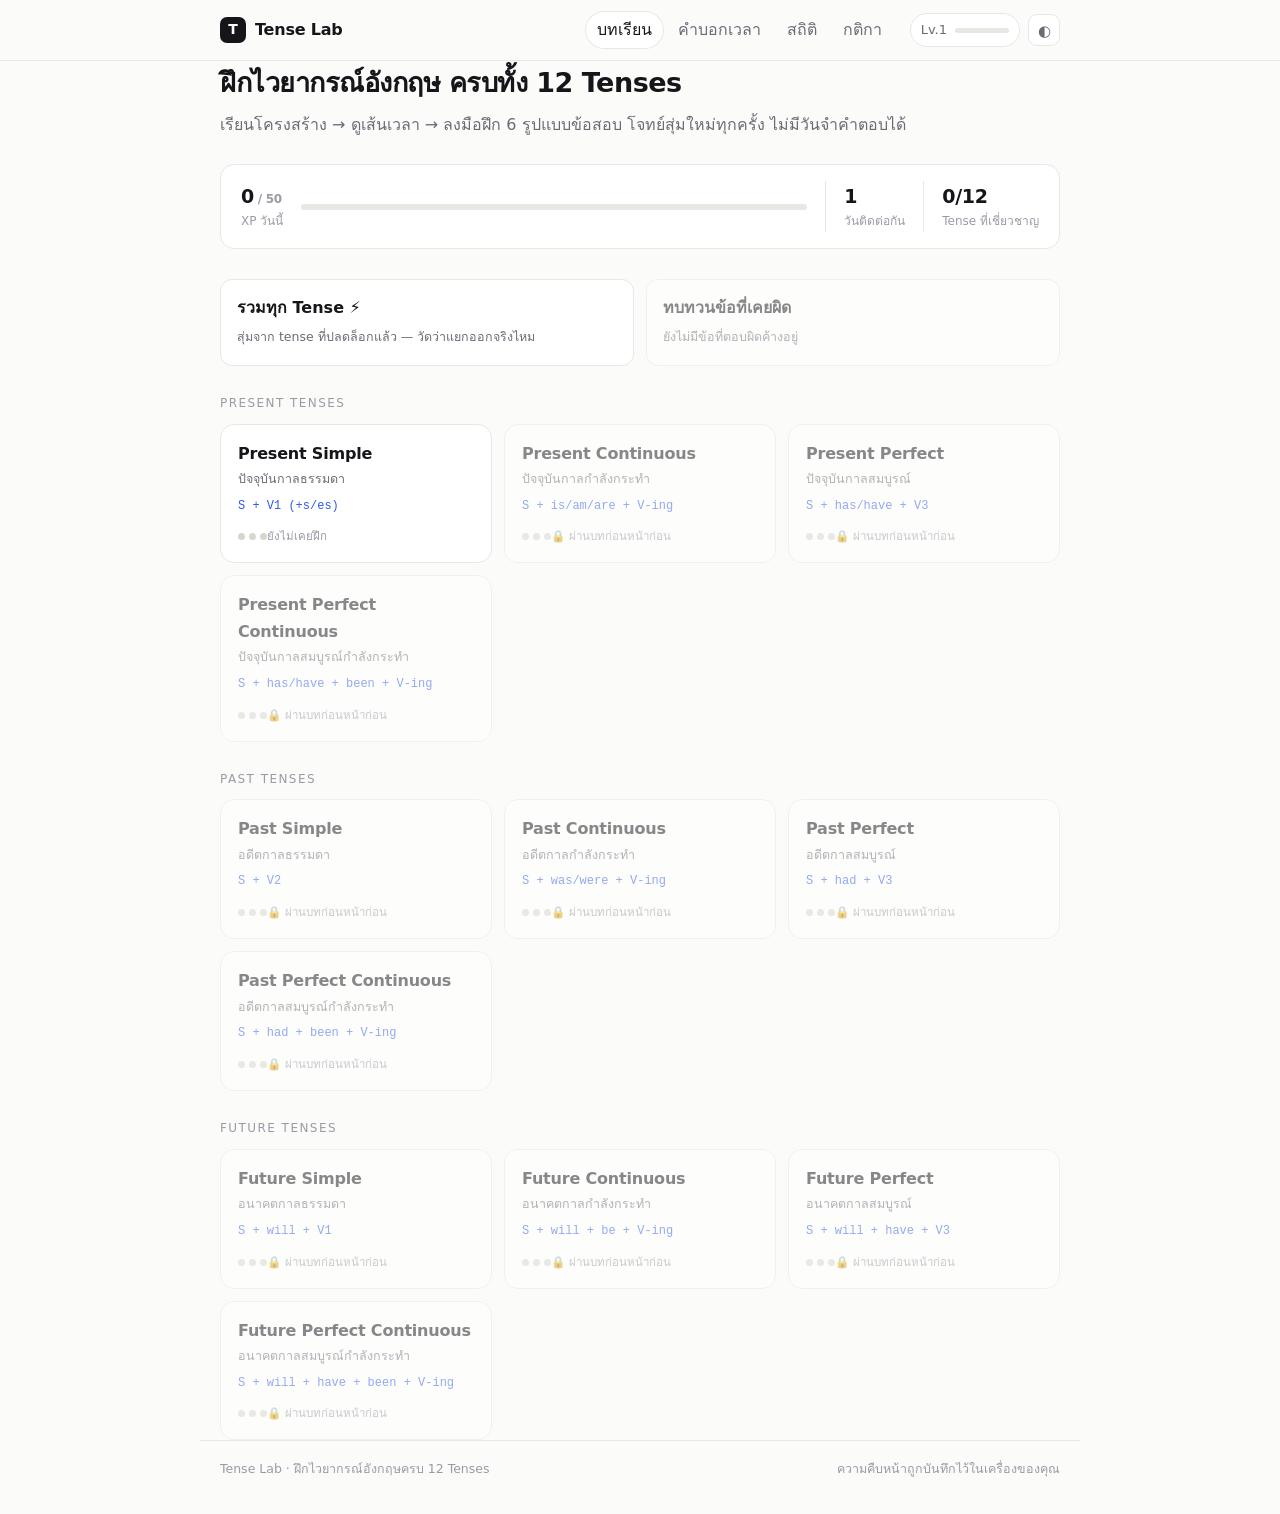
<file: index.html>
<!DOCTYPE html>
<html lang="th" data-theme="auto">
<head>
<meta charset="utf-8">
<meta name="viewport" content="width=device-width, initial-scale=1">
<title>Tense Lab — ฝึก 12 Tenses ภาษาอังกฤษ</title>
<link rel="icon" href="data:image/svg+xml,<svg xmlns='http://www.w3.org/2000/svg' viewBox='0 0 100 100'><text y='.9em' font-size='90'>✎</text></svg>">
<link rel="stylesheet" href="styles.css">
</head>
<body>

<header class="topbar">
  <div class="wrap topbar-in">
    <button class="brand" data-nav="home">
      <span class="brand-mark">T</span>
      <span class="brand-name">Tense&nbsp;Lab</span>
    </button>

    <nav class="nav">
      <button data-nav="home">บทเรียน</button>
      <button data-nav="signals">คำบอกเวลา</button>
      <button data-nav="stats">สถิติ</button>
      <button data-nav="rules">กติกา</button>
    </nav>

    <div class="topbar-right">
      <div class="xp-chip" id="xpChip" title="ค่าประสบการณ์">
        <span id="lvlText">Lv.1</span>
        <span class="xp-bar"><i id="xpFill"></i></span>
      </div>
      <button class="icon-btn" id="themeBtn" title="สลับธีมสว่าง/มืด">◐</button>
    </div>
  </div>
</header>

<main class="wrap" id="screen"></main>

<footer class="wrap foot">
  <span>Tense Lab · ฝึกไวยากรณ์อังกฤษครบ 12 Tenses</span>
  <span>ความคืบหน้าถูกบันทึกไว้ในเครื่องของคุณ</span>
</footer>

<script src="data.js"></script>
<script src="engine.js"></script>
<script src="app.js"></script>
</body>
</html>
</file>
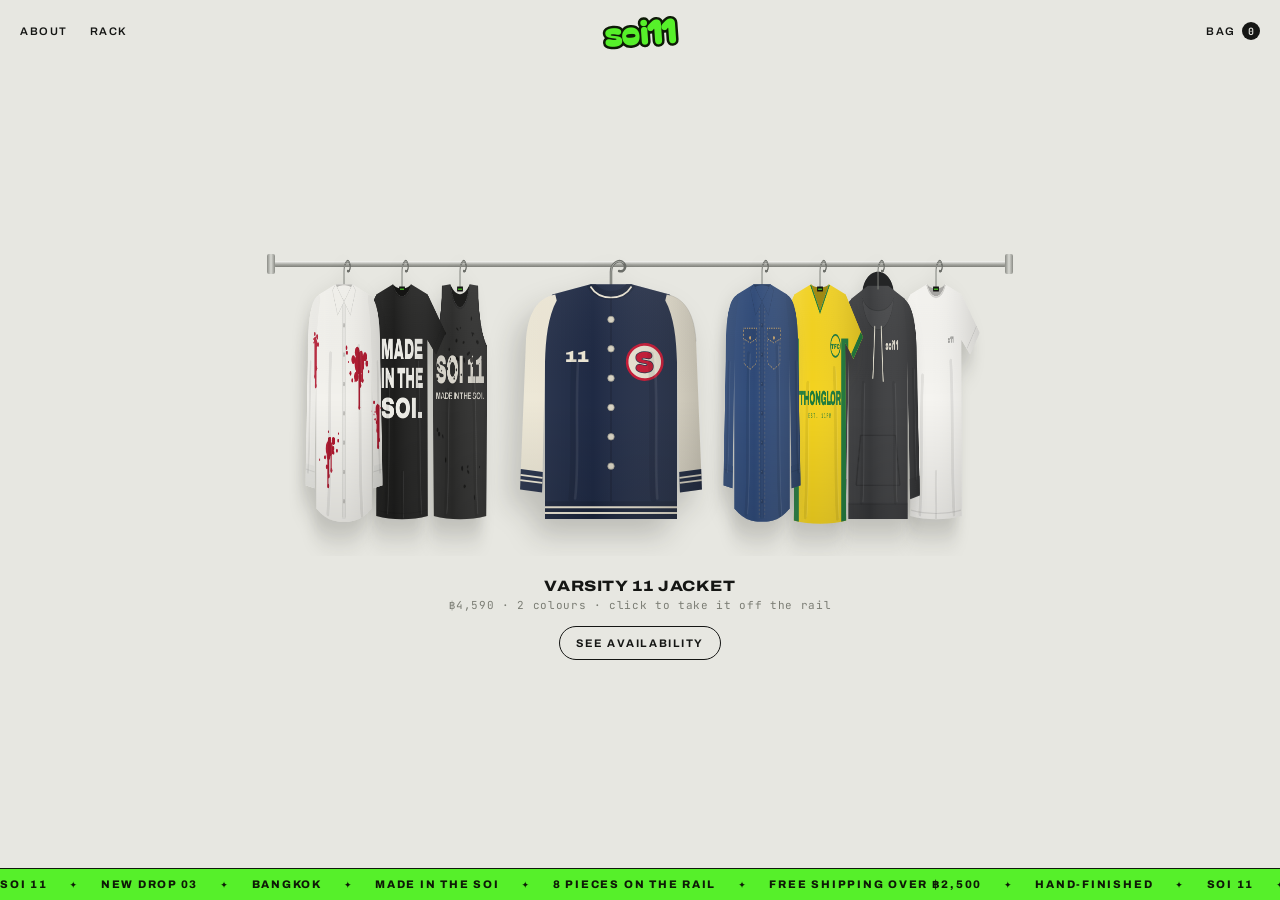
<file: rack/index.html>
<!DOCTYPE html>
<html lang="en">
<head>
<meta charset="utf-8">
<meta name="viewport" content="width=device-width, initial-scale=1, viewport-fit=cover">
<title>Soi 11 Rack</title>
<meta name="claude:viewport-fit-sides" content="cover">
<link rel="preconnect" href="https://fonts.googleapis.com">
<link rel="preconnect" href="https://fonts.gstatic.com" crossorigin>
<link rel="stylesheet" href="https://fonts.googleapis.com/css2?family=Archivo:wdth,wght@62..125,400..900&family=Bagel+Fat+One&family=JetBrains+Mono:wght@400;600&family=Permanent+Marker&display=swap">
<style>
/* Layout: one wall. A clothes rail runs across it; pieces come off the rail to the centre, then to a split product page. */
:root{
  --wall:#e7e7e1;        /* painted gallery wall */
  --wall-2:#dcdcd4;      /* wall shadow / floor line */
  --ink:#151614;         /* type + controls */
  --mute:#7b7d74;        /* captions */
  --line:#c6c7bd;        /* hairlines */
  --paper:#f6f6f2;       /* product panel */
  --volt:#56f02a;        /* ticker + logo */
  --volt-ink:#0e1a07;
  --stage:#141513;       /* product photo stage, same in both themes */
  --stage-fg:#ecebe4;
  --shadow:rgba(20,22,16,.20);
  --f-display:"Archivo","Arial Narrow",system-ui,sans-serif;
  --f-logo:"Bagel Fat One","Arial Black",system-ui,sans-serif;
  --f-mono:"JetBrains Mono",ui-monospace,Menlo,monospace;
  --ease:cubic-bezier(.2,.8,.2,1);
  --gw:220px;            /* garment width on the rail */
  color-scheme:light;
}
@media (prefers-color-scheme: dark){:root:not([data-theme="light"]){
  --wall:#1d1e1b;--wall-2:#252622;--ink:#ecebe4;--mute:#8d8f85;--line:#3a3b36;--paper:#191a17;
  --shadow:rgba(0,0,0,.55);color-scheme:dark}}
:root[data-theme="dark"]{
  --wall:#1d1e1b;--wall-2:#252622;--ink:#ecebe4;--mute:#8d8f85;--line:#3a3b36;--paper:#191a17;
  --shadow:rgba(0,0,0,.55);color-scheme:dark}

*{box-sizing:border-box}
[hidden]{display:none !important}
html,body{height:100%}
body{margin:0;background:var(--wall);color:var(--ink);font-family:var(--f-display);font-size:14px;
  -webkit-font-smoothing:antialiased;overflow-x:hidden}
button{font:inherit;color:inherit;text-transform:inherit;letter-spacing:inherit;background:none;border:0;padding:0;cursor:pointer}
button:focus-visible,a:focus-visible{outline:2px solid var(--ink);outline-offset:3px;border-radius:4px}
.cap{font-size:11px;letter-spacing:.14em;text-transform:uppercase;font-weight:600}
.mono{font-family:var(--f-mono)}

/* ---------- header ---------- */
.top{position:fixed;inset:0 0 auto;z-index:40;display:grid;grid-template-columns:1fr auto 1fr;align-items:center;
  padding-top:calc(14px + env(safe-area-inset-top,0px));padding-bottom:10px;
  padding-left:max(20px,env(safe-area-inset-left,0px));padding-right:max(20px,env(safe-area-inset-right,0px));
  pointer-events:none}
.top > *{pointer-events:auto}
.top .left{justify-self:start;display:flex;gap:22px}
.top .right{justify-self:end;display:flex;gap:22px;align-items:center}
.logo{font-family:var(--f-logo);font-size:34px;line-height:1;color:var(--volt);letter-spacing:-.02em;
  -webkit-text-stroke:5px var(--volt-ink);paint-order:stroke fill;transform:rotate(-4deg);display:inline-block;
  transition:transform .4s var(--ease)}
.logo:hover{transform:rotate(3deg) scale(1.06)}
.navlink{position:relative}
.navlink::after{content:"";position:absolute;left:0;right:0;bottom:-3px;height:1.5px;background:currentColor;
  transform:scaleX(0);transform-origin:left;transition:transform .3s var(--ease)}
.navlink:hover::after{transform:scaleX(1)}
.bagcount{display:inline-grid;place-items:center;min-width:18px;height:18px;padding:0 5px;border-radius:9px;
  background:var(--ink);color:var(--wall);font-family:var(--f-mono);font-size:10px;letter-spacing:0;margin-left:6px}
body.on-item .top{color:var(--stage-fg);position:absolute}
body.on-item .top .right{color:var(--ink)}

.about{position:fixed;z-index:39;top:calc(64px + env(safe-area-inset-top,0px));left:max(20px,env(safe-area-inset-left,0px));
  width:min(360px,calc(100vw - 40px));background:var(--paper);border:1px solid var(--line);padding:18px 18px 16px;
  box-shadow:0 20px 40px -20px var(--shadow);font-size:14px;line-height:1.55}
.about p{margin:0 0 10px}
.about .cap{color:var(--mute)}

/* ---------- views ---------- */
main{min-height:100%;position:relative}
.view{min-height:100vh;min-height:100dvh}

/* ---------- rack ---------- */
#rackView{display:flex;flex-direction:column;justify-content:center;
  padding-top:calc(96px + env(safe-area-inset-top,0px));padding-bottom:84px}
.rack-scroll{overflow-x:auto;overflow-y:visible;scrollbar-width:none;padding-block:4px 10px}
.rack-scroll::-webkit-scrollbar{display:none}
.rack{position:relative;margin:0 auto;width:max-content;padding:0 70px}
.rail{position:absolute;left:28px;right:28px;top:calc(var(--gw) * .04);height:6px;border-radius:3px;z-index:0;
  background:linear-gradient(#f8f8f5,#a9aaa4 55%,#7d7e78);box-shadow:0 6px 10px -4px var(--shadow)}
.rail::before,.rail::after{content:"";position:absolute;top:-7px;width:8px;height:20px;border-radius:2px;
  background:linear-gradient(90deg,#8b8c86,#d9dad4,#8b8c86)}
.rail::before{left:-6px}.rail::after{right:-6px}
.slots{display:flex;align-items:flex-start;perspective:1500px;position:relative;z-index:1}
.slot{position:relative;width:var(--slot,58px);height:calc(var(--gw) * 1.3333);flex:none;
  transition:width .6s var(--ease)}
.slot .g{position:absolute;left:50%;top:0;width:var(--gw);margin-left:calc(var(--gw) / -2);
  transform-origin:50% 3.4%;transform:rotateY(-64deg);transition:transform .75s var(--ease),filter .4s;
  filter:drop-shadow(-10px 16px 14px var(--shadow))}
.slot .g svg{display:block;width:100%;height:auto;overflow:visible}
.slot.on{--slot:calc(var(--gw) + 24px);z-index:20 !important}
.slot.on .g{transform:rotateY(0deg)}
.slots.loading .g{animation:hangIn .9s var(--ease) backwards;animation-delay:calc(var(--i) * 70ms)}
@keyframes hangIn{from{transform:translateY(-40px) rotateY(-64deg);opacity:0}}

.rack-caption{display:flex;flex-direction:column;align-items:center;gap:14px;margin-top:22px;text-align:center;min-height:86px;
  padding-inline:max(16px,env(safe-area-inset-left,0px)) max(16px,env(safe-area-inset-right,0px))}
.hovername{font-weight:800;font-stretch:118%;font-size:15px;letter-spacing:.04em;text-transform:uppercase;min-height:20px}
.hovername small{display:block;font-family:var(--f-mono);font-weight:400;font-stretch:100%;font-size:11px;letter-spacing:.06em;color:var(--mute);margin-top:4px;text-transform:none}
.pill{display:inline-flex;align-items:center;gap:8px;height:34px;padding:0 16px;border:1.5px solid var(--ink);border-radius:17px;
  font-size:11px;font-weight:700;letter-spacing:.14em;text-transform:uppercase;transition:background .2s,color .2s}
.pill:hover{background:var(--ink);color:var(--wall)}

/* ---------- look (one piece off the rail) ---------- */
#lookView{position:relative;display:grid;grid-template-rows:1fr auto;
  padding-top:calc(80px + env(safe-area-inset-top,0px));padding-bottom:70px;overflow:hidden}
.close{position:absolute;z-index:5;top:calc(66px + env(safe-area-inset-top,0px));right:max(22px,env(safe-area-inset-right,0px))}
.stage{position:relative;display:grid;place-items:center;min-height:0}
.look-wrap{position:relative;width:var(--lw);height:calc(var(--lw) * 1.3333);--lw:min(380px,42vh,64vw)}
.look-g,.ghost{position:absolute;inset:0;transform-origin:50% 3.4%}
.look-g{z-index:3;filter:drop-shadow(-22px 26px 22px var(--shadow))}
.look-g svg,.ghost svg{width:100%;height:auto;display:block;overflow:visible}
.ghost{z-index:1;opacity:.38;filter:blur(7px);transition:opacity .4s,transform .6s var(--ease);pointer-events:none}
.ghost.prev{transform:translateX(-58%) scale(.88)}
.ghost.next{transform:translateX(52%) scale(.9)}
.tags{position:absolute;z-index:4;left:calc(50% + var(--lw) * .5 - 8px);top:calc(var(--lw) * .02);display:flex;gap:9px}
.tag{position:relative;width:26px;height:56px;transform-origin:50% 0;transition:transform .45s var(--ease)}
.tag::before{content:"";position:absolute;left:50%;top:0;width:1px;height:18px;background:var(--mute)}
.tag i{position:absolute;left:0;right:0;top:18px;bottom:0;background:var(--c);border-radius:2px;
  clip-path:polygon(22% 0,78% 0,100% 16%,100% 100%,0 100%,0 16%);box-shadow:inset 0 0 0 1px rgba(0,0,0,.12)}
.tag i::after{content:"";position:absolute;left:50%;top:5px;width:5px;height:5px;margin-left:-2.5px;border-radius:50%;background:var(--wall)}
.tag:hover{transform:rotate(-6deg)}
.tag.on{transform:translateY(8px) rotate(-3deg)}
.tag.on i{box-shadow:inset 0 0 0 1px rgba(0,0,0,.12),0 0 0 2px var(--wall),0 0 0 3.5px var(--ink)}
.arrow{position:absolute;z-index:5;top:50%;width:44px;height:44px;margin-top:-22px;border:1.5px solid var(--ink);border-radius:50%;
  display:grid;place-items:center;transition:background .2s,color .2s}
.arrow:hover{background:var(--ink);color:var(--wall)}
.arrow.l{left:max(24px,env(safe-area-inset-left,0px))}.arrow.r{right:max(24px,env(safe-area-inset-right,0px))}
.look-meta{display:flex;flex-direction:column;align-items:center;gap:12px;padding-top:18px;text-align:center;
  padding-inline:max(16px,env(safe-area-inset-left,0px)) max(16px,env(safe-area-inset-right,0px))}
.look-name{margin:0;font-weight:900;font-stretch:125%;font-size:clamp(17px,2.1vw,24px);letter-spacing:.01em;text-transform:uppercase;text-wrap:balance}
.look-sub{font-family:var(--f-mono);font-size:11px;color:var(--mute)}
.seg{display:inline-flex;border:1.5px solid var(--ink);border-radius:15px;padding:2px}
.seg button{height:24px;padding:0 13px;border-radius:12px;font-size:10px;font-weight:700;letter-spacing:.16em}
.seg button.on{background:var(--ink);color:var(--wall)}
.textlink{font-size:11px;font-weight:700;letter-spacing:.14em;text-transform:uppercase;border-bottom:1.5px solid currentColor;padding-bottom:2px}

/* ---------- product page ---------- */
#itemView{display:grid;grid-template-columns:minmax(0,1.35fr) minmax(0,1fr);min-height:100vh;min-height:100dvh}
.pdp-stage{background:var(--stage);color:var(--stage-fg);position:relative;display:grid;place-items:center;
  padding:calc(90px + env(safe-area-inset-top,0px)) 24px 120px;
  background-image:radial-gradient(ellipse at 50% 38%,#2a2c27 0,var(--stage) 62%)}
.pdp-g{width:min(470px,80%);filter:drop-shadow(0 30px 40px rgba(0,0,0,.6))}
.pdp-g svg{width:100%;height:auto;display:block;overflow:visible}
.thumbs{position:absolute;bottom:92px;left:50%;transform:translateX(-50%);display:flex;gap:10px}
.thumbs button{width:58px;padding:6px;border:1px solid #3b3d37;border-radius:6px;background:#1c1d1a;transition:border-color .2s}
.thumbs button.on{border-color:var(--stage-fg)}
.thumbs svg{width:100%;height:auto;display:block}
.pdp-info{background:var(--paper);padding:calc(96px + env(safe-area-inset-top,0px)) max(28px,env(safe-area-inset-right,0px)) 110px 32px;
  display:flex;flex-direction:column;gap:22px;min-width:0}
.crumbs{display:flex;gap:8px;color:var(--mute)}
.crumbs button:hover{color:var(--ink)}
.pdp-info h1{margin:0;font-weight:900;font-stretch:112%;font-size:clamp(24px,2.6vw,34px);line-height:1.02;text-transform:uppercase;text-wrap:balance}
.price{font-family:var(--f-mono);font-size:15px;margin-top:8px}
.blurb{margin:0;font-size:15px;line-height:1.55;max-width:44ch;color:color-mix(in srgb,var(--ink) 82%,var(--paper))}
.field{display:flex;flex-direction:column;gap:9px}
.field .cap{display:flex;justify-content:space-between;color:var(--mute)}
.field .cap b{color:var(--ink);font-weight:600}
.opts{display:grid;gap:8px;grid-template-columns:repeat(auto-fill,minmax(64px,1fr))}
.opts.colours{grid-template-columns:repeat(auto-fill,minmax(150px,1fr))}
.opt{height:42px;border:1.5px solid var(--line);border-radius:4px;font-size:12px;font-weight:700;letter-spacing:.08em;text-transform:uppercase;
  display:flex;align-items:center;justify-content:center;gap:8px;transition:border-color .2s,background .2s,color .2s}
.opt:hover:not(:disabled){border-color:var(--ink)}
.opt.on{background:var(--ink);color:var(--paper);border-color:var(--ink)}
.opt:disabled{color:var(--mute);text-decoration:line-through;cursor:not-allowed;opacity:.6}
.sw{width:12px;height:12px;border-radius:50%;background:var(--c);box-shadow:0 0 0 1px rgba(127,127,127,.5)}
.stocknote{font-family:var(--f-mono);font-size:11px;color:var(--mute);min-height:14px}
.stocknote.low{color:#c2410c}
.buyrow{display:grid;grid-template-columns:auto 1fr;gap:10px}
.qty{display:flex;align-items:center;border:1.5px solid var(--line);border-radius:4px;height:48px}
.qty button{width:40px;height:100%;font-size:18px}
.qty output{width:28px;text-align:center;font-family:var(--f-mono)}
.btn{height:48px;border-radius:4px;font-size:12px;font-weight:800;letter-spacing:.14em;text-transform:uppercase;transition:transform .15s,opacity .2s}
.btn:active{transform:scale(.98)}
.btn.solid{background:var(--ink);color:var(--paper)}
.btn.ghosty{border:1.5px solid var(--ink)}
.btn:disabled{opacity:.35;cursor:not-allowed}
.details{margin:0;padding:0;list-style:none;border-top:1px solid var(--line)}
.details li{padding:11px 0;border-bottom:1px solid var(--line);font-size:13px;display:flex;gap:12px}
.details li span:first-child{width:72px;flex:none;color:var(--mute)}

/* ---------- bag ---------- */
.scrim{position:fixed;inset:0;z-index:60;background:rgba(10,11,9,.42);backdrop-filter:blur(2px)}
.bag{position:fixed;z-index:61;top:0;right:0;bottom:0;width:min(400px,100vw);background:var(--paper);display:flex;flex-direction:column;
  padding:calc(20px + env(safe-area-inset-top,0px)) max(20px,env(safe-area-inset-right,0px)) calc(20px + env(safe-area-inset-bottom,0px)) 20px;
  box-shadow:-30px 0 60px -30px var(--shadow);animation:slideIn .45s var(--ease)}
@keyframes slideIn{from{transform:translateX(100%)}}
.bag-head{display:flex;justify-content:space-between;align-items:center;padding-bottom:16px;border-bottom:1px solid var(--line)}
.bag-head h2{margin:0;font-size:20px;font-weight:900;font-stretch:120%;text-transform:uppercase}
.bag-list{flex:1;overflow:auto;display:flex;flex-direction:column}
.bag-item{display:grid;grid-template-columns:64px 1fr auto;gap:14px;padding:16px 0;border-bottom:1px solid var(--line);align-items:start}
.bag-item .th{background:var(--wall);border-radius:4px;padding:4px}
.bag-item .th svg{width:100%;height:auto;display:block}
.bag-item b{display:block;font-size:13px;text-transform:uppercase;font-stretch:110%}
.bag-item .meta{font-family:var(--f-mono);font-size:11px;color:var(--mute);margin-top:4px}
.bag-item .rm{font-size:11px;color:var(--mute);text-decoration:underline;margin-top:8px}
.bag-empty{margin:auto;text-align:center;color:var(--mute);line-height:1.6}
.ship{padding:14px 0 6px;font-size:12px}
.meter{height:4px;background:var(--line);border-radius:2px;margin-top:8px;overflow:hidden}
.meter i{display:block;height:100%;background:var(--volt);transition:width .5s var(--ease)}
.total{display:flex;justify-content:space-between;padding:14px 0;font-weight:800;font-size:15px}
.total span:last-child{font-family:var(--f-mono)}
.demo-note{font-family:var(--f-mono);font-size:11px;color:var(--mute);margin-top:10px;min-height:16px}

.toast{position:fixed;z-index:70;left:50%;bottom:calc(64px + env(safe-area-inset-bottom,0px));transform:translateX(-50%);
  background:var(--ink);color:var(--wall);padding:11px 16px;border-radius:22px;font-size:12px;font-weight:700;letter-spacing:.06em;
  animation:toast 2.4s var(--ease) forwards;white-space:nowrap}
@keyframes toast{0%{opacity:0;transform:translate(-50%,10px)}12%,80%{opacity:1;transform:translate(-50%,0)}100%{opacity:0}}

/* ---------- ticker ---------- */
.ticker{position:fixed;left:0;right:0;bottom:0;z-index:50;background:var(--volt);color:var(--volt-ink);overflow:hidden;
  padding-bottom:env(safe-area-inset-bottom,0px);border-top:1.5px solid var(--volt-ink)}
.ticker-track{display:flex;width:max-content;animation:tick 38s linear infinite}
.ticker span{padding:9px 0;font-size:11px;font-weight:800;letter-spacing:.16em;white-space:nowrap}
.ticker span::after{content:"✦";margin:0 22px;font-size:9px}
@keyframes tick{to{transform:translateX(-50%)}}

/* ---------- small screens ---------- */
@media (max-width:760px){
  :root{--gw:150px}
  .top{padding-top:calc(12px + env(safe-area-inset-top,0px))}
  .top .left,.top .right{gap:14px}
  .logo{font-size:27px;-webkit-text-stroke-width:4px}
  .slot{--slot:40px}
  .slot.on{--slot:calc(var(--gw) + 14px)}
  .rack{padding:0 40px}
  .look-wrap{--lw:min(300px,58vw,40vh)}
  .tags{left:auto;right:calc(50% - 50vw + 18px);top:auto;bottom:-6px;flex-direction:row}
  .tag{width:20px;height:46px}
  .arrow{width:38px;height:38px;margin-top:-19px;background:var(--wall)}
  .arrow.l{left:max(12px,env(safe-area-inset-left,0px))}.arrow.r{right:max(12px,env(safe-area-inset-right,0px))}
  .ghost.prev{transform:translateX(-62%) scale(.84)}
  .ghost.next{transform:translateX(62%) scale(.84)}
  #itemView{grid-template-columns:1fr}
  .pdp-stage{min-height:auto;padding:calc(76px + env(safe-area-inset-top,0px)) 16px 96px}
  .pdp-g{width:min(300px,76%)}
  .thumbs{bottom:22px}
  .pdp-info{padding:28px max(16px,env(safe-area-inset-right,0px)) 96px max(16px,env(safe-area-inset-left,0px))}
  body.on-item .top .right{color:var(--stage-fg)}
}
@media (prefers-reduced-motion:reduce){
  *,*::before,*::after{animation-duration:.001ms !important;animation-iteration-count:1 !important;transition-duration:.001ms !important}
}
</style>
</head>
<body>

<header class="top">
  <div class="left cap">
    <button class="navlink" id="aboutBtn" aria-expanded="false" aria-controls="about">About</button>
    <button class="navlink" data-go="rack">Rack</button>
  </div>
  <button class="logo" data-go="rack" aria-label="Soi 11, back to the rack">soi11</button>
  <div class="right cap">
    <button class="navlink" id="bagBtn">Bag<span class="bagcount" id="bagCount">0</span></button>
  </div>
</header>

<div class="about" id="about" hidden>
  <p class="cap">Soi 11 · Bangkok</p>
  <p>A small streetwear label working out of a shophouse off Sukhumvit Soi 11. Every piece is printed, painted or distressed by hand, two rooms from where it hangs.</p>
  <p class="cap">Drop 03 · 8 pieces · ships from Bangkok in 2–3 days</p>
</div>

<main>
  <section class="view" id="rackView" aria-label="The rack">
    <div class="rack-scroll" id="rackScroll">
      <div class="rack">
        <div class="rail" aria-hidden="true"></div>
        <div class="slots loading" id="slots"></div>
      </div>
    </div>
    <div class="rack-caption">
      <div class="hovername" id="hoverName" aria-live="polite"></div>
      <button class="pill" id="availBtn">See availability</button>
    </div>
  </section>

  <section class="view" id="lookView" hidden aria-label="Piece view">
    <button class="close cap navlink" id="closeLook">Close ✕</button>
    <div class="stage">
      <div class="look-wrap" id="lookWrap">
        <div class="ghost prev" id="ghostPrev"></div>
        <div class="ghost next" id="ghostNext"></div>
        <div class="look-g" id="lookG"></div>
        <div class="tags" id="tags" role="group" aria-label="Colourways"></div>
      </div>
      <button class="arrow l" id="prevBtn" aria-label="Previous piece"><svg width="16" height="16" viewBox="0 0 16 16"><path d="M10 3 5 8l5 5" fill="none" stroke="currentColor" stroke-width="1.6"/></svg></button>
      <button class="arrow r" id="nextBtn" aria-label="Next piece"><svg width="16" height="16" viewBox="0 0 16 16"><path d="m6 3 5 5-5 5" fill="none" stroke="currentColor" stroke-width="1.6"/></svg></button>
    </div>
    <div class="look-meta">
      <h2 class="look-name" id="lookName"></h2>
      <div class="look-sub" id="lookSub"></div>
      <div class="seg" role="group" aria-label="Side">
        <button id="sideFront" class="on">FRONT</button><button id="sideBack">BACK</button>
      </div>
      <button class="textlink" id="lookAvail">See availability →</button>
    </div>
  </section>

  <section class="view" id="itemView" hidden aria-label="Product">
    <div class="pdp-stage">
      <div class="pdp-g" id="pdpG"></div>
      <div class="thumbs" id="thumbs"></div>
    </div>
    <div class="pdp-info">
      <div class="crumbs cap"><button data-go="rack">Rack</button><span>/</span><span>Drop 03</span></div>
      <div>
        <h1 id="pdpName"></h1>
        <div class="price" id="pdpPrice"></div>
      </div>
      <p class="blurb" id="pdpBlurb"></p>
      <div class="field">
        <div class="cap"><span>Colour</span><b id="pdpColourName"></b></div>
        <div class="opts colours" id="pdpColours"></div>
      </div>
      <div class="field">
        <div class="cap"><span>Size</span><b>Boxy fit · size down for regular</b></div>
        <div class="opts" id="pdpSizes"></div>
        <div class="stocknote" id="stockNote"></div>
      </div>
      <div class="field">
        <div class="buyrow">
          <div class="qty"><button id="qtyMinus" aria-label="One less">−</button><output id="qtyOut">1</output><button id="qtyPlus" aria-label="One more">+</button></div>
          <button class="btn solid" id="addBtn">Add to bag</button>
        </div>
        <button class="btn ghosty" id="buyBtn">Buy it now</button>
      </div>
      <ul class="details" id="pdpDetails"></ul>
    </div>
  </section>
</main>

<div class="scrim" id="scrim" hidden></div>
<aside class="bag" id="bag" hidden aria-label="Bag">
  <div class="bag-head"><h2>Bag</h2><button class="cap navlink" id="bagClose">Close ✕</button></div>
  <div class="bag-list" id="bagList"></div>
  <div id="bagFoot">
    <div class="ship" id="shipNote"></div>
    <div class="total"><span>Subtotal</span><span id="bagTotal">฿0</span></div>
    <button class="btn solid" id="checkoutBtn" style="width:100%">Checkout</button>
    <div class="demo-note" id="demoNote"></div>
  </div>
</aside>

<div class="ticker" aria-hidden="true"><div class="ticker-track" id="ticker"></div></div>

<script>
/* ================= garments, drawn as SVG ================= */
const SIZES = ["S","M","L","XL"];
const FREE_SHIP = 2500;

const PRODUCTS = [
  { id:"paint-spill", name:"Paint Spill LS Shirt", type:"shirt", price:2890, print:{front:"spill",back:"spillBack"},
    blurb:"Cotton poplin button-down, splashed by hand in the studio. No two shirts carry the same spill.",
    details:[["Fabric","100% cotton poplin, 120 gsm"],["Fit","Boxy, dropped shoulder"],["Finish","Hand-applied textile paint, heat-set"],["Care","Cold wash inside out, hang dry"]],
    colorways:[{name:"Optic White",base:"#f2f1ec",trim:"#f2f1ec",ink:"#b0142b",stock:{S:3,M:0,L:5,XL:2}},
               {name:"Stone",base:"#d6cfbf",trim:"#d6cfbf",ink:"#8f1022",stock:{S:1,M:4,L:2,XL:0}}]},
  { id:"made-in-soi", name:"Made In The Soi Tee", type:"tee", price:1490, print:{front:"madeIn",back:"madeInBack"},
    blurb:"Heavyweight tee with our stacked slogan, screen printed in plastisol. The one we can't keep on the rail.",
    details:[["Fabric","100% cotton jersey, 240 gsm"],["Fit","Boxy, cropped 2 cm"],["Print","Front and back screen print"],["Care","Cold wash inside out"]],
    colorways:[{name:"Black",base:"#1d1d1c",trim:"#1d1d1c",ink:"#efeee8",stock:{S:6,M:8,L:4,XL:3}},
               {name:"Bubblegum",base:"#f2a7c3",trim:"#f2a7c3",ink:"#1d1d1c",stock:{S:2,M:3,L:0,XL:1}},
               {name:"Lime",base:"#e6de48",trim:"#e6de48",ink:"#1d1d1c",stock:{S:0,M:2,L:3,XL:2}}]},
  { id:"logo-tank", name:"Distressed Logo Tank", type:"tank", price:1290, print:{front:"tank",back:"tankBack"},
    blurb:"Washed tank with a cracked logo print and hand-cut holes. Looks lived in from the first wear.",
    details:[["Fabric","100% cotton, enzyme washed"],["Fit","Relaxed, deep armhole"],["Finish","Hand-distressed, every one differs"],["Care","Cold wash, no tumble dry"]],
    colorways:[{name:"Washed Black",base:"#2c2c2b",trim:"#2c2c2b",ink:"#d9d6cc",stock:{S:4,M:5,L:2,XL:0}},
               {name:"Sand",base:"#cdbfa6",trim:"#cdbfa6",ink:"#3a3528",stock:{S:2,M:2,L:1,XL:1}}]},
  { id:"varsity-11", name:"Varsity 11 Jacket", type:"varsity", price:4590, print:{front:"varsity",back:"varsityBack"},
    blurb:"Wool-blend body, faux-leather sleeves, chenille patch on the chest. Built for Bangkok's three cold days a year.",
    details:[["Body","70% wool blend melton"],["Sleeves","Faux leather, quilted lining"],["Detail","Chenille patch, snap front"],["Care","Dry clean only"]],
    colorways:[{name:"Navy / Cream",base:"#1f2a44",trim:"#ece6d4",ink:"#c8102e",stock:{S:1,M:2,L:2,XL:1}},
               {name:"Bottle / Cream",base:"#1e4a35",trim:"#ece6d4",ink:"#e8b923",stock:{S:0,M:1,L:3,XL:1}}]},
  { id:"work-shirt", name:"Indigo Work Shirt", type:"shirt", price:2490, print:{front:"denim",back:"denimBack"},
    blurb:"Mid-weight denim with twin flap pockets and contrast stitching. Wear it buttoned or open over the tank.",
    details:[["Fabric","100% cotton denim, 8 oz"],["Fit","Regular, curved hem"],["Detail","Twin flap pockets, yoke back"],["Care","Wash dark, cold, alone"]],
    colorways:[{name:"Indigo",base:"#2f4a78",trim:"#2f4a78",ink:"#d2a866",stock:{S:3,M:3,L:4,XL:2}},
               {name:"Bleach",base:"#8fa9c9",trim:"#8fa9c9",ink:"#d2a866",stock:{S:1,M:0,L:2,XL:2}}]},
  { id:"thonglor-fc", name:"Thonglor FC Jersey", type:"jersey", price:2190, print:{front:"jersey",back:"jerseyBack"},
    blurb:"Sunday-league football shirt for a club that only plays at 11 pm. Breathable mesh, number 11 on the back.",
    details:[["Fabric","Recycled poly mesh"],["Fit","Loose, longline"],["Print","Sublimated panels, flock number"],["Care","Cold wash, no iron on print"]],
    colorways:[{name:"Home",base:"#f4d31f",trim:"#1d7a3a",ink:"#1d7a3a",stock:{S:5,M:6,L:3,XL:2}},
               {name:"Away",base:"#a9cbe8",trim:"#ffffff",ink:"#1b2a4a",stock:{S:2,M:2,L:2,XL:0}}]},
  { id:"night-market", name:"Night Market Hoodie", type:"hoodie", price:3290, print:{front:"hoodie",back:"hoodieBack"},
    blurb:"Brushed-back fleece hoodie with an arched back print. Named for the walk home after the stalls close.",
    details:[["Fabric","80% cotton, 20% poly fleece, 380 gsm"],["Fit","Oversized, ribbed hem"],["Print","Puff print back, chest logo"],["Care","Cold wash inside out"]],
    colorways:[{name:"Charcoal",base:"#3a3b3d",trim:"#3a3b3d",ink:"#e9e4d4",stock:{S:2,M:5,L:5,XL:3}},
               {name:"Moss",base:"#5d6b43",trim:"#5d6b43",ink:"#efe9d6",stock:{S:1,M:2,L:0,XL:1}}]},
  { id:"sunday-tee", name:"Sunday Blank Tee", type:"tee", price:990, print:{front:"blank",back:"blankBack"},
    blurb:"The quiet one. Heavyweight blank with a small embroidered mark on the chest.",
    details:[["Fabric","100% cotton jersey, 240 gsm"],["Fit","Boxy"],["Detail","Tonal chest embroidery"],["Care","Machine wash cold"]],
    colorways:[{name:"White",base:"#f5f4f0",trim:"#f5f4f0",ink:"#2a2a2a",stock:{S:7,M:9,L:6,XL:4}},
               {name:"Ash",base:"#c9c8c3",trim:"#c9c8c3",ink:"#2a2a2a",stock:{S:3,M:4,L:4,XL:2}}]},
];

/* colour helpers */
function hexToRgb(h){h=h.replace("#","");const n=parseInt(h,16);return[(n>>16)&255,(n>>8)&255,n&255]}
function shade(h,a){const [r,g,b]=hexToRgb(h);const t=a<0?0:255,p=Math.abs(a);
  const m=c=>Math.round((t-c)*p+c);return `rgb(${m(r)},${m(g)},${m(b)})`}
function lum(h){const [r,g,b]=hexToRgb(h);return (0.299*r+0.587*g+0.114*b)/255}
function rng(seed){return()=>{seed=(seed*16807)%2147483647;return(seed-1)/2147483646}}

const MIRROR = 'transform="translate(300 0) scale(-1 1)"';
const HOOK = `<path d="M150 50 L150 27 C150 15 161 9 167 15 C172 20 168 28 161 26" fill="none" stroke="#6b6d68" stroke-width="3.4" stroke-linecap="round"/>
  <path d="M150 50 L150 27 C150 15 161 9 167 15" fill="none" stroke="#c9cac4" stroke-width="1.1" stroke-linecap="round" opacity=".8"/>`;
const FOLD = (d,w=9)=>`<path d="${d}" fill="none" stroke="#000" stroke-opacity=".07" stroke-width="${w}" stroke-linecap="round"/><path d="${d}" fill="none" stroke="#fff" stroke-opacity=".07" stroke-width="${w/2.5}" stroke-linecap="round" transform="translate(5 0)"/>`;
const NECKLABEL = `<rect x="141" y="47" width="18" height="7" rx="1" fill="#141513"/><rect x="144" y="50" width="12" height="1.4" fill="#56f02a"/>`;

/* Each shape returns: clip (outline paths), draw (base layer), after (over the shading), folds */
const SHAPES = {
  tee(c,side){
    const neck = side==="front" ? "C134 66 166 66 178 44" : "C136 52 164 52 178 44";
    const body = `M122 44 ${neck} L230 58 L286 110 L256 140 L229 120 L230 360 C180 366 120 366 70 360 L71 120 L44 140 L14 110 L70 58 Z`;
    const inner = side==="front" ? `<path d="M122 44 C136 52 164 52 178 44 C166 66 134 66 122 44 Z" fill="${shade(c.base,-.32)}"/>${NECKLABEL}` : "";
    return { clip:`<path d="${body}"/>`,
      draw:`${inner}<path d="${body}" fill="${c.base}"/>`,
      after:`<path d="M122 44 ${neck}" fill="none" stroke="${shade(c.base,-.14)}" stroke-width="5"/>
        <path d="M276 101 L247 131" stroke="#000" stroke-opacity=".12" stroke-width="1.4"/><path d="M276 101 L247 131" ${MIRROR} stroke="#000" stroke-opacity=".12" stroke-width="1.4"/>
        <path d="M72 352 C120 358 180 358 228 352" fill="none" stroke="#000" stroke-opacity=".1" stroke-width="1.4"/>`,
      folds:FOLD("M108 170 C102 230 108 300 100 356")+FOLD("M196 150 C204 220 198 290 206 356")+FOLD("M150 300 C147 330 153 345 150 362",6) };
  },
  jersey(c,side){
    const neck = side==="front" ? "L150 80 L178 44" : "C136 50 164 50 178 44";
    const body = `M122 44 ${neck} L230 58 L284 116 L254 146 L229 124 L232 366 C180 372 120 372 68 366 L71 124 L46 146 L16 116 L70 58 Z`;
    const inner = side==="front" ? `<path d="M122 44 C136 50 164 50 178 44 L150 80 Z" fill="${shade(c.base,-.35)}"/>${NECKLABEL}` : "";
    const cuff = `<path d="M284 116 L254 146 L247 139 L277 109 Z" fill="${c.trim}"/>`;
    return { clip:`<path d="${body}"/>`,
      draw:`${inner}<path d="${body}" fill="${c.base}"/>`,
      under:`<rect x="62" y="118" width="22" height="260" fill="${c.trim}"/><rect x="216" y="118" width="22" height="260" fill="${c.trim}"/>${cuff}<g ${MIRROR}>${cuff}</g>`,
      after:`<path d="M122 44 ${neck}" fill="none" stroke="${c.trim}" stroke-width="6"/>`,
      folds:FOLD("M112 180 C106 240 112 300 104 360")+FOLD("M194 160 C202 230 196 300 204 362") };
  },
  tank(c,side){
    const neck = side==="front" ? "C132 86 168 86 180 44" : "C136 62 164 62 180 44";
    const body = `M120 44 ${neck} L206 46 C208 92 220 116 234 128 L232 360 C180 366 120 366 68 360 L66 128 C80 116 92 92 94 46 Z`;
    const inner = side==="front" ? `<path d="M120 44 C136 62 164 62 180 44 C168 86 132 86 120 44 Z" fill="${shade(c.base,-.35)}"/>${NECKLABEL}` : "";
    return { clip:`<path d="${body}"/>`,
      draw:`${inner}<path d="${body}" fill="${c.base}"/>`,
      after:`<path d="M120 44 ${neck}" fill="none" stroke="${shade(c.base,-.15)}" stroke-width="5"/>
        <path d="M206 46 C208 92 220 116 234 128" fill="none" stroke="${shade(c.base,-.15)}" stroke-width="5"/>
        <path d="M206 46 C208 92 220 116 234 128" ${MIRROR} fill="none" stroke="${shade(c.base,-.15)}" stroke-width="5"/>`,
      folds:FOLD("M112 190 C106 250 112 310 104 356")+FOLD("M190 170 C198 240 192 300 200 356") };
  },
  shirt(c,side){
    const body = `M124 44 L176 44 L228 58 C234 70 236 96 236 130 L236 350 C212 362 190 368 150 368 C110 368 88 362 64 350 L64 130 C64 96 66 70 72 58 Z`;
    const sl = `M226 58 C248 62 260 82 262 120 L270 318 L242 322 L236 150 C235 118 233 88 224 66 Z`;
    const cuff = `<path d="M240 292 L268 288 L270 318 L242 322 Z" fill="${shade(c.base,-.06)}"/><path d="M241 300 L269 296" stroke="#000" stroke-opacity=".12"/>`;
    const sleeves = `<path d="${sl}" fill="${shade(c.base,-.03)}"/>${cuff}<g ${MIRROR}><path d="${sl}" fill="${shade(c.base,-.03)}"/>${cuff}</g>`;
    let front = "";
    if (side==="front"){
      const pt = `M150 68 L176 44 L186 52 L170 86 Z`;
      let btns=""; for(let y=100;y<=340;y+=40) btns+=`<circle cx="150" cy="${y}" r="3.2" fill="${shade(c.base,-.22)}"/><circle cx="149.3" cy="${y-.7}" r="1" fill="#fff" opacity=".35"/>`;
      front = `<rect x="145" y="64" width="10" height="300" fill="${shade(c.base,-.04)}"/><path d="M145 64 V362 M155 64 V362" stroke="#000" stroke-opacity=".1"/>${btns}
        <path d="M124 44 C135 36 165 36 176 44 L176 50 C165 44 135 44 124 50 Z" fill="${shade(c.base,-.25)}"/>
        <path d="${pt}" fill="${c.base}" stroke="${shade(c.base,-.18)}" stroke-width="1"/><path d="${pt}" ${MIRROR} fill="${c.base}" stroke="${shade(c.base,-.18)}" stroke-width="1"/>`;
    } else {
      front = `<path d="M124 44 C135 36 165 36 176 44 L182 56 C160 50 140 50 118 56 Z" fill="${shade(c.base,-.06)}" stroke="${shade(c.base,-.18)}"/>
        <path d="M72 94 C120 100 180 100 228 94" fill="none" stroke="#000" stroke-opacity=".14" stroke-width="1.2"/>
        <path d="M150 98 V200" stroke="#000" stroke-opacity=".08" stroke-width="2"/>`;
    }
    return { clip:`<path d="${body}"/><path d="${sl}"/><path d="${sl}" ${MIRROR}/>`,
      draw:`<path d="${body}" fill="${c.base}"/>`, sleeves, after:front,
      folds:FOLD("M108 140 C102 220 110 300 100 356")+FOLD("M196 130 C204 210 196 290 206 358")+FOLD("M254 150 C258 210 256 260 262 300",5)+FOLD("M46 150 C42 210 44 260 38 300",5) };
  },
  varsity(c,side){
    const body = `M122 44 L178 44 L230 58 C238 72 240 100 240 130 L240 364 L60 364 L60 130 C60 100 62 72 70 58 Z`;
    const sl = `M226 58 C250 62 264 84 266 122 L274 324 L244 328 L240 150 C239 118 236 88 224 66 Z`;
    const cuffOne = `<path d="M243 300 L273 296 L274 324 L244 328 Z" fill="${c.base}"/><path d="M243.5 308 L273.4 304 M243.8 315 L273.7 311" stroke="${c.trim}" stroke-width="2.4"/>`;
    const sleeves = `<path d="${sl}" fill="${c.trim}"/>${cuffOne}<g ${MIRROR}><path d="${sl}" fill="${c.trim}"/>${cuffOne}</g>
      <path d="M226 58 C250 62 264 84 266 122" fill="none" stroke="#000" stroke-opacity=".12" stroke-width="1.2"/>`;
    const neck = side==="front" ? "C134 64 166 64 178 44" : "C136 54 164 54 178 44";
    const inner = side==="front" ? `<path d="M122 44 C136 52 164 52 178 44 C166 64 134 64 122 44 Z" fill="${shade(c.base,-.4)}"/>`:"";
    let snaps=""; if(side==="front"){ for(let y=92;y<=330;y+=40) snaps+=`<circle cx="150" cy="${y}" r="4.4" fill="${shade(c.trim,-.08)}" stroke="${shade(c.trim,-.35)}" stroke-width="1"/>`;
      snaps = `<path d="M150 62 V340" stroke="#000" stroke-opacity=".3" stroke-width="1.2"/>` + snaps; }
    const after = `<path d="M122 44 ${neck}" fill="none" stroke="${shade(c.base,-.15)}" stroke-width="12"/>
      <path d="M122 44 ${neck}" fill="none" stroke="${c.trim}" stroke-width="2.2" transform="translate(0 3)"/>
      <rect x="60" y="340" width="180" height="24" fill="${shade(c.base,-.12)}"/>
      <path d="M60 348 H240 M60 356 H240" stroke="${c.trim}" stroke-width="2.6"/>${snaps}`;
    return { clip:`<path d="${body}"/><path d="${sl}"/><path d="${sl}" ${MIRROR}/>`,
      draw:`${inner}<path d="${body}" fill="${c.base}"/>`, sleeves, after,
      folds:FOLD("M100 150 C96 220 102 290 96 336")+FOLD("M204 140 C210 210 204 280 208 336") };
  },
  hoodie(c,side){
    const body = `M118 46 L182 46 L234 64 C242 80 244 110 242 140 L242 364 L58 364 L58 140 C56 110 58 80 66 64 Z`;
    const sl = `M232 64 C256 72 268 96 270 130 L280 330 L250 336 L242 160 C240 120 238 90 228 70 Z`;
    const cuff = `<path d="M248 310 L279 305 L280 332 L250 337 Z" fill="${shade(c.base,-.1)}"/>`;
    const sleeves = `<path d="${sl}" fill="${shade(c.base,-.03)}"/>${cuff}<g ${MIRROR}><path d="${sl}" fill="${shade(c.base,-.03)}"/>${cuff}</g>`;
    let hood, extra="";
    if (side==="front"){
      hood = `<path d="M100 66 C94 14 206 14 200 66 Z" fill="${shade(c.base,-.38)}"/>`;
      extra = `<path d="M100 62 C108 96 132 106 150 106 C168 106 192 96 200 62 C188 76 170 80 150 80 C130 80 112 76 100 62 Z" fill="${shade(c.base,.04)}" stroke="${shade(c.base,-.2)}" stroke-width="1"/>
        <path d="M140 102 C138 130 136 150 134 172" fill="none" stroke="${shade(c.ink,-.05)}" stroke-width="3" stroke-linecap="round"/>
        <path d="M160 102 C162 130 164 150 166 176" fill="none" stroke="${shade(c.ink,-.05)}" stroke-width="3" stroke-linecap="round"/>
        <path d="M96 250 L204 250 L218 318 L82 318 Z" fill="none" stroke="#000" stroke-opacity=".22" stroke-width="1.4"/>
        <path d="M96 250 L82 318 M204 250 L218 318" stroke="#000" stroke-opacity=".12" stroke-width="6"/>`;
    } else {
      hood = `<path d="M100 66 C94 14 206 14 200 66 Z" fill="${shade(c.base,-.3)}"/>`;
      extra = `<path d="M98 58 C92 22 208 22 202 58 C206 120 182 162 150 172 C118 162 94 120 98 58 Z" fill="${shade(c.base,.03)}" stroke="${shade(c.base,-.2)}" stroke-width="1"/>
        <path d="M150 28 V170" stroke="#000" stroke-opacity=".14" stroke-width="1.2"/>`;
    }
    const after = `${extra}<rect x="58" y="342" width="184" height="22" fill="${shade(c.base,-.1)}"/>
      <path d="M58 344 H242" stroke="#000" stroke-opacity=".15"/>`;
    return { clip:`<path d="${body}"/><path d="${sl}"/><path d="${sl}" ${MIRROR}/>`,
      draw:`${hood}<path d="${body}" fill="${c.base}"/>`, sleeves, after, hookLast:true,
      folds:FOLD("M104 180 C98 240 104 300 98 340")+FOLD("M198 180 C206 240 198 300 204 340")+FOLD("M258 160 C262 220 260 270 266 310",5) };
  }
};

const FONT_X = `font-family="Archivo, Arial Narrow, sans-serif" style="font-stretch:125%;font-weight:900"`;
const FONT_M = `font-family="Permanent Marker, cursive"`;
const FONT_B = `font-family="Bagel Fat One, Arial Black, sans-serif"`;

function holes(seed, n, box, col){
  const r = rng(seed); let s="";
  for(let i=0;i<n;i++){const x=box[0]+r()*box[2],y=box[1]+r()*box[3],rx=1.5+r()*4,ry=1.2+r()*3;
    s+=`<ellipse cx="${x.toFixed(1)}" cy="${y.toFixed(1)}" rx="${rx.toFixed(1)}" ry="${ry.toFixed(1)}" fill="#0b0b0a" opacity=".78" stroke="${col}" stroke-opacity=".5" stroke-width=".8" transform="rotate(${(r()*60-30).toFixed(0)} ${x.toFixed(1)} ${y.toFixed(1)})"/>`;}
  return s;
}
function distressMask(u, seed){
  const r=rng(seed); let s=`<mask id="${u}m"><rect width="300" height="400" fill="#fff"/>`;
  for(let i=0;i<90;i++){s+=`<circle cx="${(70+r()*160).toFixed(1)}" cy="${(110+r()*110).toFixed(1)}" r="${(.5+r()*2.2).toFixed(1)}" fill="#000"/>`}
  return s+`</mask>`;
}
function splat(x,y,R,col,seed){
  const r=rng(seed); let s=`<circle cx="${x}" cy="${y}" r="${R}" fill="${col}"/>`;
  for(let i=0;i<9;i++){const a=r()*Math.PI*2,d=R*(.7+r()*.9),rr=R*(.18+r()*.35);
    s+=`<circle cx="${(x+Math.cos(a)*d).toFixed(1)}" cy="${(y+Math.sin(a)*d).toFixed(1)}" r="${rr.toFixed(1)}" fill="${col}"/>`;}
  for(let i=0;i<7;i++){const a=r()*Math.PI*2,d=R*(1.6+r()*1.6);
    s+=`<circle cx="${(x+Math.cos(a)*d).toFixed(1)}" cy="${(y+Math.sin(a)*d).toFixed(1)}" r="${(1+r()*2.2).toFixed(1)}" fill="${col}"/>`;}
  for(let i=0;i<3;i++){const dx=x-R*.6+r()*R*1.2,len=20+r()*60;
    s+=`<rect x="${dx.toFixed(1)}" y="${y}" width="${(2.5+r()*3).toFixed(1)}" height="${len.toFixed(0)}" rx="2" fill="${col}"/><circle cx="${(dx+2.5).toFixed(1)}" cy="${(y+len).toFixed(1)}" r="3.2" fill="${col}"/>`;}
  return s;
}

const PRINTS = {
  spill:(c)=>splat(198,152,15,c.ink,7)+splat(104,268,11,c.ink,19)+splat(254,214,6,c.ink,31)+splat(60,120,4,c.ink,3),
  spillBack:(c)=>`<g transform="rotate(-8 150 190)"><text x="150" y="196" text-anchor="middle" ${FONT_M} font-size="62" fill="${c.ink}">SOI 11</text>
     <text x="160" y="236" text-anchor="middle" ${FONT_M} font-size="20" fill="${c.ink}">still standing.</text></g>${splat(214,150,7,c.ink,44)}`,
  madeIn:(c)=>`<g ${FONT_X} fill="${c.ink}" text-anchor="middle">
     <text x="150" y="146" font-size="40" textLength="130" lengthAdjust="spacingAndGlyphs">MADE</text>
     <text x="150" y="186" font-size="40" textLength="130" lengthAdjust="spacingAndGlyphs">IN THE</text>
     <text x="150" y="226" font-size="40" textLength="130" lengthAdjust="spacingAndGlyphs">SOI.</text></g>`,
  madeInBack:(c)=>`<text x="150" y="78" text-anchor="middle" font-family="JetBrains Mono, monospace" font-size="8" letter-spacing="2" fill="${c.ink}">SOI 11 — BANGKOK</text>
     <text x="150" y="262" text-anchor="middle" ${FONT_X} font-size="150" fill="none" stroke="${c.ink}" stroke-width="3">11</text>
     <text x="150" y="292" text-anchor="middle" font-family="JetBrains Mono, monospace" font-size="10" letter-spacing="3" fill="${c.ink}">DROP 03</text>`,
  tank:(c,u)=>`<defs>${distressMask(u,5)}</defs><g mask="url(#${u}m)" ${FONT_X} fill="${c.ink}" text-anchor="middle">
     <text x="150" y="178" font-size="54" textLength="150" lengthAdjust="spacingAndGlyphs">SOI 11</text>
     <text x="150" y="200" font-size="13" textLength="150" lengthAdjust="spacingAndGlyphs" style="font-stretch:100%;font-weight:600">MADE IN THE SOI.</text></g>
     ${holes(11,16,[90,90,120,60],c.base)}${holes(23,10,[80,240,140,100],c.base)}`,
  tankBack:(c)=>`<text x="150" y="98" text-anchor="middle" ${FONT_B} font-size="18" fill="${c.ink}">soi11</text>${holes(41,14,[84,130,130,200],c.base)}`,
  varsity:(c)=>`<g transform="rotate(-4 196 150)"><circle cx="196" cy="150" r="24" fill="${c.trim}" stroke="${c.ink}" stroke-width="3.5"/>
     <text x="196" y="164" text-anchor="middle" ${FONT_B} font-size="38" fill="${c.ink}" stroke="${c.base}" stroke-width="2" paint-order="stroke">S</text></g>
     <text x="104" y="150" text-anchor="middle" ${FONT_X} font-size="22" fill="${c.trim}">11</text>`,
  varsityBack:(c,u)=>`<defs><path id="${u}a" d="M76 176 Q150 104 224 176"/></defs>
     <text ${FONT_X} font-size="26" fill="${c.trim}" letter-spacing="1"><textPath href="#${u}a" startOffset="50%" text-anchor="middle">SOI ELEVEN</textPath></text>
     <text x="150" y="292" text-anchor="middle" ${FONT_X} font-size="120" fill="${c.ink}" stroke="${c.trim}" stroke-width="4" paint-order="stroke">11</text>`,
  denim:(c)=>{const p=`<path d="M168 112 L206 112 L206 152 L187 160 L168 152 Z" fill="none" stroke="${c.ink}" stroke-width="1.2" stroke-dasharray="3 2.5"/>
     <path d="M166 104 L208 104 L208 118 L187 124 L166 118 Z" fill="${shade(c.base,-.08)}" stroke="${c.ink}" stroke-width="1.2" stroke-dasharray="3 2.5"/><circle cx="187" cy="117" r="2.6" fill="${c.ink}"/>`;
     return p+`<g ${MIRROR}>${p}</g><path d="M141 64 V362 M159 64 V362" stroke="${c.ink}" stroke-width="1" stroke-dasharray="3 2.5"/>`},
  denimBack:(c)=>`<path d="M72 98 C120 104 180 104 228 98" fill="none" stroke="${c.ink}" stroke-width="1.2" stroke-dasharray="3 2.5"/>
     <rect x="136" y="64" width="28" height="15" rx="2" fill="#7a5130"/><text x="150" y="75" text-anchor="middle" font-family="JetBrains Mono, monospace" font-size="7" fill="#e9d5b4">S·11</text>`,
  jersey:(c)=>`<circle cx="198" cy="128" r="15" fill="none" stroke="${c.ink}" stroke-width="2.4"/>
     <text x="198" y="132" text-anchor="middle" ${FONT_X} font-size="10" fill="${c.ink}">TFC</text>
     <text x="150" y="208" text-anchor="middle" ${FONT_X} font-size="28" textLength="132" lengthAdjust="spacingAndGlyphs" fill="${c.ink}">THONGLOR</text>
     <text x="150" y="226" text-anchor="middle" font-family="JetBrains Mono, monospace" font-size="9" letter-spacing="3" fill="${c.ink}">EST. 11PM</text>`,
  jerseyBack:(c)=>`<text x="150" y="118" text-anchor="middle" ${FONT_X} font-size="22" letter-spacing="4" fill="${c.ink}">SOI</text>
     <text x="150" y="282" text-anchor="middle" ${FONT_X} font-size="150" fill="${c.ink}" stroke="${c.trim}" stroke-width="3" paint-order="stroke">11</text>`,
  hoodie:(c)=>`<text x="194" y="134" text-anchor="middle" ${FONT_B} font-size="17" fill="${c.ink}">soi11</text>`,
  hoodieBack:(c,u)=>`<defs><path id="${u}a" d="M66 228 Q150 150 234 228"/></defs>
     <text ${FONT_X} font-size="27" fill="${c.ink}"><textPath href="#${u}a" startOffset="50%" text-anchor="middle">NIGHT MARKET</textPath></text>
     <circle cx="150" cy="232" r="16" fill="${c.ink}"/><circle cx="157" cy="226" r="14" fill="${c.base}"/>
     <text x="150" y="276" text-anchor="middle" font-family="JetBrains Mono, monospace" font-size="10" letter-spacing="3" fill="${c.ink}">OPEN TIL 3AM · SOI 11</text>`,
  blank:(c)=>`<text x="196" y="124" text-anchor="middle" ${FONT_B} font-size="12" fill="${shade(c.base,lum(c.base)>.5?-.35:.4)}">s11</text>`,
  blankBack:(c)=>`<text x="150" y="76" text-anchor="middle" font-family="JetBrains Mono, monospace" font-size="7" letter-spacing="2" fill="${c.ink}" opacity=".7">SUNDAY / SOI 11</text>`,
};

let UID = 0;
function garmentSVG(p, ci, side){
  const c = p.colorways[ci], u = "g"+(++UID), s = SHAPES[p.type](c, side);
  const print = (PRINTS[p.print[side]]||(()=>""))(c, u);
  const dark = lum(c.base) < .35;
  return `<svg viewBox="0 0 300 400" xmlns="http://www.w3.org/2000/svg" aria-hidden="true" focusable="false">
    <defs><clipPath id="${u}c">${s.clip}</clipPath>
      <linearGradient id="${u}h" x1="0" x2="1"><stop offset="0" stop-color="#fff" stop-opacity="${dark?.10:.22}"/><stop offset=".42" stop-color="#fff" stop-opacity="0"/><stop offset="1" stop-color="#000" stop-opacity="${dark?.28:.16}"/></linearGradient>
      <linearGradient id="${u}v" x1="0" y1="0" x2="0" y2="1"><stop offset="0" stop-color="#fff" stop-opacity=".06"/><stop offset=".5" stop-color="#000" stop-opacity="0"/><stop offset="1" stop-color="#000" stop-opacity=".12"/></linearGradient></defs>
    ${s.hookLast?"":HOOK}${s.draw}${s.sleeves||""}
    <g clip-path="url(#${u}c)">${s.under||""}${print}${s.after||""}<rect width="300" height="400" fill="url(#${u}h)"/><rect width="300" height="400" fill="url(#${u}v)"/>${s.folds||""}</g>
    ${s.hookLast?HOOK:""}</svg>`;
}

/* ================= state ================= */
const $ = id => document.getElementById(id);
const baht = n => "฿" + n.toLocaleString("en-US");
const reduce = matchMedia("(prefers-reduced-motion: reduce)").matches;
const store = { get(k,d){try{const v=localStorage.getItem(k);return v?JSON.parse(v):d}catch(e){return d}},
                set(k,v){try{localStorage.setItem(k,JSON.stringify(v))}catch(e){}} };

const S = { view:"rack", idx:0, side:"front", active:0, cw:{}, size:null, qty:1, bag:[] };
PRODUCTS.forEach(p=>S.cw[p.id]=0);
(function(){const saved=store.get("soi11-bag",[]);
  S.bag=(Array.isArray(saved)?saved:[]).filter(b=>{const p=b&&PRODUCTS.find(x=>x.id===b.id);
    return p && p.colorways[b.ci] && SIZES.includes(b.size) && b.qty>0;});})();
const P = () => PRODUCTS[S.idx];
const wrap = i => (i + PRODUCTS.length) % PRODUCTS.length;

/* ================= ticker ================= */
(function(){const words=["SOI 11","NEW DROP 03","BANGKOK","MADE IN THE SOI","8 PIECES ON THE RAIL","FREE SHIPPING OVER ฿2,500","HAND-FINISHED"];
  const run=words.map(w=>`<span>${w}</span>`).join(""); $("ticker").innerHTML=run+run+run+run;})();

/* ================= rack ================= */
function buildRack(){
  $("slots").innerHTML = PRODUCTS.map((p,i)=>`<button class="slot" style="--i:${i};z-index:${PRODUCTS.length-i}" data-i="${i}"
      aria-label="${p.name}, ${baht(p.price)}"><span class="g">${garmentSVG(p,S.cw[p.id],"front")}</span></button>`).join("");
  setTimeout(()=>$("slots").classList.remove("loading"), 1500);
}
function setActive(i, scroll){
  S.active = i;
  document.querySelectorAll(".slot").forEach(el=>el.classList.toggle("on", +el.dataset.i===i));
  const p = PRODUCTS[i], n = p.colorways.length;
  $("hoverName").innerHTML = `${p.name}<small>${baht(p.price)} · ${n} colour${n>1?"s":""} · click to take it off the rail</small>`;
  if (scroll){ const el=document.querySelector(`.slot[data-i="${i}"]`); el && el.scrollIntoView({block:"nearest",inline:"center",behavior:reduce?"auto":"smooth"}); }
}
const hoverable = matchMedia("(hover: hover)").matches;
$("slots").addEventListener("pointerover", e=>{ const s=e.target.closest(".slot"); if(s && hoverable) setActive(+s.dataset.i); });
$("slots").addEventListener("focusin", e=>{ const s=e.target.closest(".slot"); if(s) setActive(+s.dataset.i); });
let downActive=null, downTouch=false;
$("slots").addEventListener("pointerdown", e=>{ downActive=S.active; downTouch=e.pointerType==="touch"; }, true);
$("slots").addEventListener("click", e=>{
  const s=e.target.closest(".slot"); if(!s) return; const i=+s.dataset.i;
  const wasActive = downActive===null ? S.active===i : downActive===i; const touch=downTouch||!hoverable; downActive=null; downTouch=false;
  if (touch && e.detail>0 && !wasActive){ setActive(i,true); return; }   // touch: first tap faces it forward
  openLook(i, s.querySelector(".g"));
});
$("availBtn").onclick = ()=> go("item", S.active);

/* ================= look ================= */
function renderLook(){
  const p=P(), ci=S.cw[p.id];
  $("lookG").innerHTML = garmentSVG(p, ci, S.side);
  const prev=PRODUCTS[wrap(S.idx-1)], next=PRODUCTS[wrap(S.idx+1)];
  $("ghostPrev").innerHTML = garmentSVG(prev, S.cw[prev.id], "front");
  $("ghostNext").innerHTML = garmentSVG(next, S.cw[next.id], "front");
  $("lookName").textContent = p.name;
  $("lookSub").textContent = `${baht(p.price)} · ${p.colorways[ci].name} · ${String(S.idx+1).padStart(2,"0")}/${String(PRODUCTS.length).padStart(2,"0")}`;
  $("tags").innerHTML = p.colorways.map((c,i)=>`<button class="tag ${i===ci?"on":""}" data-c="${i}" style="--c:${c.base}" aria-label="${c.name}" aria-pressed="${i===ci}" title="${c.name}"><i></i></button>`).join("");
  $("sideFront").classList.toggle("on", S.side==="front"); $("sideBack").classList.toggle("on", S.side==="back");
}
function showView(v){
  ["rack","look","item"].forEach(n=>$(n+"View").hidden = n!==v);
  document.body.classList.toggle("on-item", v==="item");
  S.view = v; window.scrollTo(0,0);
}
function openLook(i, fromEl){
  S.idx=i; S.side="front"; renderLook();
  const from = fromEl && fromEl.getBoundingClientRect();
  showView("look"); setHash();
  if (!from || reduce) return;
  const g=$("lookG"), to=g.getBoundingClientRect(), s=(fromEl.offsetWidth)/to.width;
  const dx=(from.left+from.width/2)-(to.left+to.width/2), dy=from.top-to.top;
  g.animate([{transform:`translate(${dx}px,${dy}px) scale(${s}) perspective(1500px) rotateY(-64deg)`},
             {transform:`translate(${dx*.25}px,${dy*.2}px) scale(${1+(s-1)*.2}) perspective(1500px) rotateY(-8deg) rotate(4deg)`,offset:.55},
             {transform:"rotate(-2deg)",offset:.8},{transform:"none"}],{duration:900,easing:"cubic-bezier(.2,.8,.2,1)"});
  ["ghostPrev","ghostNext"].forEach(id=>$(id).animate([{opacity:0},{opacity:.38}],{duration:700,delay:250,fill:"backwards"}));
  [".look-meta",".arrow.l",".arrow.r","#closeLook"].forEach(q=>document.querySelectorAll(q).forEach(el=>el.animate([{opacity:0,transform:el.classList.contains("arrow")?"none":"translateY(8px)"},{opacity:1,transform:"none"}],{duration:500,delay:350,fill:"backwards",easing:"ease-out"})));
}
function step(d){
  S.idx=wrap(S.idx+d); S.side="front"; renderLook(); setHash(true);
  if (reduce) return;
  $("lookG").animate([{transform:`translateX(${d*90}px) rotate(${d*7}deg)`,opacity:0},{transform:`rotate(${-d*3}deg)`,opacity:1,offset:.55},{transform:`rotate(${d*1.2}deg)`,offset:.8},{transform:"none"}],{duration:750,easing:"cubic-bezier(.2,.8,.2,1)"});
}
let flipping=false;
function flip(side){
  if (side===S.side || flipping) return;
  const g=$("lookG"), at=S.idx;
  if (reduce){ S.side=side; renderLook(); return; }
  flipping=true;
  g.animate([{transform:"perspective(1200px) rotateY(0)"},{transform:"perspective(1200px) rotateY(90deg)"}],{duration:220,easing:"ease-in"}).onfinish=()=>{
    flipping=false; if (S.idx!==at || S.view!=="look") return;
    S.side=side; renderLook();
    g.animate([{transform:"perspective(1200px) rotateY(-90deg)"},{transform:"perspective(1200px) rotateY(0)"}],{duration:320,easing:"cubic-bezier(.2,.8,.2,1)"});
  };
}
function closeLook(){
  const i=S.idx; showView("rack"); setActive(i,true); setHash();
  const el=document.querySelector(`.slot[data-i="${i}"] .g`);
  el && !reduce && el.animate([{transform:"translateY(-30px) rotateY(0)"},{transform:"rotateY(0)"}],{duration:500,easing:"cubic-bezier(.2,.8,.2,1)"});
}
$("prevBtn").onclick=()=>step(-1); $("nextBtn").onclick=()=>step(1);
$("closeLook").onclick=closeLook;
$("sideFront").onclick=()=>flip("front"); $("sideBack").onclick=()=>flip("back");
$("lookG").onclick=()=>flip(S.side==="front"?"back":"front");
$("lookG").style.cursor="pointer";
$("tags").onclick=e=>{const t=e.target.closest(".tag"); if(!t) return; S.cw[P().id]=+t.dataset.c; renderLook(); refreshRackItem(S.idx);
  reduce||$("lookG").animate([{transform:"rotate(-2.5deg)"},{transform:"rotate(1.5deg)"},{transform:"none"}],{duration:600,easing:"ease-out"});};
$("lookAvail").onclick=()=>go("item", S.idx);
function refreshRackItem(i){const p=PRODUCTS[i],el=document.querySelector(`.slot[data-i="${i}"] .g`); if(el) el.innerHTML=garmentSVG(p,S.cw[p.id],"front");}

/* touch swipe on the look stage */
(function(){let x0=null; const st=document.querySelector(".stage");
  st.addEventListener("touchstart",e=>{x0=e.touches[0].clientX},{passive:true});
  st.addEventListener("touchend",e=>{if(x0==null)return; const dx=e.changedTouches[0].clientX-x0; if(Math.abs(dx)>50) step(dx<0?1:-1); x0=null},{passive:true});})();

/* ================= product page ================= */
function stockOf(p,ci,sz){return p.colorways[ci].stock[sz]||0}
function renderItem(){
  const p=P(), ci=S.cw[p.id], c=p.colorways[ci];
  $("pdpG").innerHTML = garmentSVG(p,ci,S.side);
  $("thumbs").innerHTML = ["front","back"].map(sd=>`<button class="${sd===S.side?"on":""}" data-s="${sd}" aria-label="Show ${sd}">${garmentSVG(p,ci,sd)}</button>`).join("");
  $("pdpName").textContent=p.name; $("pdpPrice").textContent=baht(p.price)+" THB";
  $("pdpBlurb").textContent=p.blurb; $("pdpColourName").textContent=c.name;
  $("pdpColours").innerHTML = p.colorways.map((cc,i)=>`<button class="opt ${i===ci?"on":""}" data-c="${i}" aria-pressed="${i===ci}"><span class="sw" style="--c:${cc.base}"></span>${cc.name}</button>`).join("");
  if (S.size && !stockOf(p,ci,S.size)) S.size=null;
  $("pdpSizes").innerHTML = SIZES.map(sz=>{const n=stockOf(p,ci,sz);return `<button class="opt ${S.size===sz?"on":""}" data-z="${sz}" ${n?"":"disabled"} aria-pressed="${S.size===sz}" aria-label="${sz}${n?"":", sold out"}">${sz}</button>`}).join("");
  const n = S.size ? stockOf(p,ci,S.size) : 0;
  const sn=$("stockNote"); sn.className="stocknote"+(S.size&&n<=2?" low":"");
  sn.textContent = !S.size ? "Pick a size" : n<=2 ? `Only ${n} left in ${S.size}` : `In stock · ships in 2–3 days`;
  S.qty=Math.min(S.qty, n||1); $("qtyOut").textContent=S.qty;
  $("addBtn").disabled = $("buyBtn").disabled = !S.size;
  $("addBtn").textContent = S.size ? `Add to bag · ${baht(p.price*S.qty)}` : "Select a size";
  $("pdpDetails").innerHTML = p.details.map(([k,v])=>`<li><span>${k}</span><span>${v}</span></li>`).join("");
}
$("pdpColours").onclick=e=>{const b=e.target.closest(".opt"); if(!b)return; S.cw[P().id]=+b.dataset.c; renderItem(); refreshRackItem(S.idx);};
$("pdpSizes").onclick=e=>{const b=e.target.closest(".opt"); if(!b||b.disabled)return; S.size=b.dataset.z; S.qty=1; renderItem();};
$("thumbs").onclick=e=>{const b=e.target.closest("button"); if(!b)return; S.side=b.dataset.s; renderItem();};
$("qtyMinus").onclick=()=>{S.qty=Math.max(1,S.qty-1); renderItem();};
$("qtyPlus").onclick=()=>{const p=P(); const max=S.size?stockOf(p,S.cw[p.id],S.size):1; S.qty=Math.min(max,S.qty+1); renderItem();};
function addToBag(){
  const p=P(), ci=S.cw[p.id]; if(!S.size) return false;
  const max=stockOf(p,ci,S.size), hit=S.bag.find(b=>b.id===p.id&&b.ci===ci&&b.size===S.size);
  if (hit && hit.qty>=max){ toast(`All ${max} in ${S.size} are already in your bag`); return "full"; }
  if (hit) hit.qty=Math.min(max,hit.qty+S.qty); else S.bag.push({id:p.id,ci,size:S.size,qty:S.qty});
  store.set("soi11-bag",S.bag); renderBag(); return true;
}
$("addBtn").onclick=()=>{ if(addToBag()===true) toast(`Added ${P().name} · ${S.size}`); };
$("buyBtn").onclick=()=>{ if(addToBag()) openBag(); };

/* ================= bag ================= */
function renderBag(){
  const count=S.bag.reduce((a,b)=>a+b.qty,0), total=S.bag.reduce((a,b)=>a+PRODUCTS.find(p=>p.id===b.id).price*b.qty,0);
  $("bagCount").textContent=count;
  $("bagList").innerHTML = S.bag.length ? S.bag.map((b,k)=>{const p=PRODUCTS.find(x=>x.id===b.id);
    return `<div class="bag-item"><div class="th">${garmentSVG(p,b.ci,"front")}</div><div><b>${p.name}</b>
      <div class="meta">${p.colorways[b.ci].name} · ${b.size} · ×${b.qty}</div><button class="rm" data-k="${k}">Remove</button></div>
      <div class="mono">${baht(p.price*b.qty)}</div></div>`}).join("")
    : `<div class="bag-empty">Your bag is empty.<br>Take something off the rail.</div>`;
  $("bagFoot").hidden = !S.bag.length;
  const left=FREE_SHIP-total;
  $("shipNote").innerHTML = (left>0?`Add ${baht(left)} more for free shipping in Thailand`:`Free shipping unlocked`)+`<div class="meter"><i style="width:${Math.min(100,total/FREE_SHIP*100)}%"></i></div>`;
  $("bagTotal").textContent=baht(total); $("demoNote").textContent="";
}
$("bagList").onclick=e=>{const b=e.target.closest(".rm"); if(!b)return; S.bag.splice(+b.dataset.k,1); store.set("soi11-bag",S.bag); renderBag();};
function openBag(){ $("scrim").hidden=$("bag").hidden=false; $("bagClose").focus(); }
function closeBag(){ $("scrim").hidden=$("bag").hidden=true; }
$("bagBtn").onclick=openBag; $("bagClose").onclick=closeBag; $("scrim").onclick=closeBag;
$("checkoutBtn").onclick=()=>{ $("demoNote").textContent="Demo store: checkout is switched off, nothing was charged."; };

function toast(msg){ const t=document.createElement("div"); t.className="toast"; t.textContent=msg; document.body.appendChild(t); setTimeout(()=>t.remove(),2500); }

/* ================= about ================= */
$("aboutBtn").onclick=()=>{const a=$("about"); a.hidden=!a.hidden; $("aboutBtn").setAttribute("aria-expanded",String(!a.hidden));};
document.addEventListener("click",e=>{ if(!$("about").hidden && !e.target.closest("#about,#aboutBtn")){ $("about").hidden=true; $("aboutBtn").setAttribute("aria-expanded","false"); } });

/* ================= routing (#rack, #look-id, #item-id) ================= */
function setHash(replace){
  const h = S.view==="rack" ? "rack" : `${S.view}-${P().id}`;
  if (location.hash.slice(1)===h) return;
  if (replace){ try{ history.replaceState(null,"","#"+h); return; }catch(e){} }
  location.hash=h;
}
function go(view, i){
  if (i!=null) S.idx=i;
  if (view==="rack"){ showView("rack"); setActive(S.idx,true); }
  else if (view==="look"){ S.side="front"; renderLook(); showView("look"); }
  else { S.side="front"; S.size=null; S.qty=1; renderItem(); showView("item"); }
  setHash();
}
function fromHash(){
  const h=location.hash.slice(1), m=h.match(/^(look|item)-(.+)$/);
  const i = m ? PRODUCTS.findIndex(p=>p.id===m[2]) : -1;
  const want = m && i>=0 ? m[1] : "rack";
  if (want===S.view && (want==="rack" || i===S.idx)) return;
  go(want, i>=0 ? i : (S.view==="rack" ? S.active : S.idx));
}
document.querySelectorAll("[data-go]").forEach(b=>b.addEventListener("click",()=>{ closeBag(); go(b.dataset.go, S.view==="rack"?S.active:S.idx); }));
window.addEventListener("hashchange", fromHash);
document.addEventListener("keydown",e=>{
  if (e.key==="Escape"){ if(!$("bag").hidden) return closeBag(); if(!$("about").hidden){ $("about").hidden=true; $("aboutBtn").setAttribute("aria-expanded","false"); return; } if(S.view==="look") return closeLook(); if(S.view==="item") return go("look",S.idx); }
  if (!$("bag").hidden) return;
  if (S.view==="look"){ if(e.key==="ArrowLeft") step(-1); if(e.key==="ArrowRight") step(1); if(e.key==="f") flip(S.side==="front"?"back":"front"); }
  if (S.view==="rack" && (e.key==="ArrowLeft"||e.key==="ArrowRight")){ setActive(wrap(S.active+(e.key==="ArrowLeft"?-1:1)),true); document.querySelector(`.slot[data-i="${S.active}"]`).focus(); }
});

/* ================= boot ================= */
buildRack(); renderBag(); setActive(3);
fromHash();
document.fonts && document.fonts.ready.then(()=>{ /* re-render so SVG text uses the loaded faces */
  document.querySelectorAll(".slot").forEach((el,i)=>refreshRackItem(i)); if(S.view==="look") renderLook(); if(S.view==="item") renderItem(); });
</script>
</body>
</html>
</file>
<file: styles.css>
/* ===========================================================
   Tense Lab — ธีมมินิมอล
   =========================================================== */

:root {
  --bg: #fbfbfa;
  --surface: #ffffff;
  --fg: #16161a;
  --muted: #6b6b76;
  --faint: #9a9aa5;
  --line: #e7e7e4;
  --line-strong: #d6d6d1;
  --accent: #2f5bea;
  --accent-soft: #eef2fe;
  --ok: #1c7c54;
  --ok-soft: #e9f5ef;
  --bad: #c0392f;
  --bad-soft: #fdeeec;
  --radius: 14px;
  --shadow: 0 1px 2px rgba(20,20,25,.04), 0 8px 24px rgba(20,20,25,.05);
  --mono: ui-monospace, SFMono-Regular, "SF Mono", Menlo, Consolas, monospace;
}

html[data-theme="dark"] {
  --bg: #0f0f11;
  --surface: #17171a;
  --fg: #ececf0;
  --muted: #9a9aa5;
  --faint: #6b6b76;
  --line: #262629;
  --line-strong: #35353a;
  --accent: #7d9bff;
  --accent-soft: #1b2338;
  --ok: #57c99a;
  --ok-soft: #14261e;
  --bad: #f0796c;
  --bad-soft: #2b1715;
  --shadow: 0 1px 2px rgba(0,0,0,.3), 0 8px 24px rgba(0,0,0,.35);
}

@media (prefers-color-scheme: dark) {
  html[data-theme="auto"] {
    --bg: #0f0f11;
    --surface: #17171a;
    --fg: #ececf0;
    --muted: #9a9aa5;
    --faint: #6b6b76;
    --line: #262629;
    --line-strong: #35353a;
    --accent: #7d9bff;
    --accent-soft: #1b2338;
    --ok: #57c99a;
    --ok-soft: #14261e;
    --bad: #f0796c;
    --bad-soft: #2b1715;
    --shadow: 0 1px 2px rgba(0,0,0,.3), 0 8px 24px rgba(0,0,0,.35);
  }
}

* { box-sizing: border-box; }

body {
  margin: 0;
  background: var(--bg);
  color: var(--fg);
  font-family: "Sarabun", "IBM Plex Sans Thai", -apple-system, BlinkMacSystemFont,
               "Segoe UI", "Noto Sans Thai", system-ui, sans-serif;
  font-size: 16px;
  line-height: 1.65;
  -webkit-font-smoothing: antialiased;
}

.wrap { max-width: 880px; margin: 0 auto; padding: 0 20px; }

/* ---------- แถบบน ---------- */
.topbar {
  position: sticky; top: 0; z-index: 20;
  background: color-mix(in srgb, var(--bg) 86%, transparent);
  backdrop-filter: blur(10px);
  border-bottom: 1px solid var(--line);
}
.topbar-in { display: flex; align-items: center; gap: 16px; height: 60px; }

.brand {
  display: flex; align-items: center; gap: 9px;
  background: none; border: 0; padding: 0; cursor: pointer;
  color: var(--fg); font: inherit;
}
.brand-mark {
  width: 26px; height: 26px; display: grid; place-items: center;
  background: var(--fg); color: var(--bg);
  border-radius: 7px; font-weight: 700; font-size: 14px;
}
.brand-name { font-weight: 650; letter-spacing: -.2px; }

.nav { display: flex; gap: 2px; margin-left: auto; }
.nav button {
  background: none; border: 0; cursor: pointer; font: inherit;
  color: var(--muted); padding: 6px 12px; border-radius: 999px;
}
.nav button:hover { color: var(--fg); background: var(--surface); }
.nav button.on { color: var(--fg); background: var(--surface); box-shadow: inset 0 0 0 1px var(--line); }

.topbar-right { display: flex; align-items: center; gap: 8px; }
.xp-chip {
  display: flex; align-items: center; gap: 8px;
  font-size: 13px; color: var(--muted);
  padding: 5px 10px; border: 1px solid var(--line); border-radius: 999px;
  background: var(--surface);
}
.xp-bar { display: block; width: 54px; height: 5px; border-radius: 3px; background: var(--line); overflow: hidden; }
.xp-bar i { display: block; height: 100%; background: var(--accent); width: 0; transition: width .35s ease; }

.icon-btn {
  width: 32px; height: 32px; border-radius: 9px; cursor: pointer;
  border: 1px solid var(--line); background: var(--surface); color: var(--muted);
  font-size: 15px; line-height: 1;
}
.icon-btn:hover { color: var(--fg); }

/* ---------- โครงหน้า ---------- */
main { padding: 34px 20px 60px; }
.foot {
  display: flex; justify-content: space-between; flex-wrap: wrap; gap: 8px;
  color: var(--faint); font-size: 12.5px;
  border-top: 1px solid var(--line); padding-top: 18px; padding-bottom: 34px;
}

h1 { font-size: 27px; letter-spacing: -.5px; margin: 0 0 6px; font-weight: 680; }
h2 { font-size: 17px; margin: 34px 0 12px; font-weight: 650; letter-spacing: -.2px; }
h3 { font-size: 14px; margin: 0 0 8px; font-weight: 650; }
p  { margin: 0 0 12px; }
.lede { color: var(--muted); margin-bottom: 26px; }
.muted { color: var(--muted); }
.small { font-size: 13px; }
code { font-family: var(--mono); font-size: .9em; background: var(--accent-soft); padding: 1px 5px; border-radius: 5px; }

/* ---------- ปุ่ม ---------- */
.btn {
  font: inherit; cursor: pointer; border-radius: 10px; padding: 10px 18px;
  border: 1px solid var(--line-strong); background: var(--surface); color: var(--fg);
  transition: transform .06s ease, background .15s ease;
}
.btn:hover { border-color: var(--faint); }
.btn:active { transform: translateY(1px); }
.btn.primary { background: var(--fg); color: var(--bg); border-color: var(--fg); }
.btn.primary:hover { opacity: .88; }
.btn.ghost { border-color: transparent; background: transparent; color: var(--muted); }
.btn.ghost:hover { color: var(--fg); background: var(--surface); }
.btn:disabled { opacity: .45; cursor: not-allowed; }
.btn-row { display: flex; gap: 10px; flex-wrap: wrap; align-items: center; }

/* ---------- การ์ด ---------- */
.card {
  background: var(--surface); border: 1px solid var(--line);
  border-radius: var(--radius); padding: 20px;
}

.daily {
  display: flex; align-items: center; gap: 18px; flex-wrap: wrap;
  background: var(--surface); border: 1px solid var(--line);
  border-radius: var(--radius); padding: 16px 20px; margin-bottom: 30px;
}
.daily .stat { display: flex; flex-direction: column; }
.daily .stat b { font-size: 19px; font-weight: 650; letter-spacing: -.3px; }
.daily .stat span { font-size: 12px; color: var(--faint); }
.daily .sep { width: 1px; align-self: stretch; background: var(--line); }
.goal-track { flex: 1; min-width: 140px; height: 6px; border-radius: 3px; background: var(--line); overflow: hidden; }
.goal-track i { display: block; height: 100%; background: var(--ok); width: 0; transition: width .4s ease; }

/* ---------- ตารางบทเรียน ---------- */
.group-label {
  font-size: 12px; letter-spacing: .12em; text-transform: uppercase;
  color: var(--faint); margin: 28px 0 10px;
}
.tense-grid { display: grid; grid-template-columns: repeat(auto-fill, minmax(258px, 1fr)); gap: 12px; }

.tense-card {
  text-align: left; font: inherit; color: var(--fg); cursor: pointer;
  background: var(--surface); border: 1px solid var(--line);
  border-radius: var(--radius); padding: 16px 17px;
  display: flex; flex-direction: column; gap: 7px;
  transition: border-color .15s ease, transform .08s ease;
}
.tense-card:hover { border-color: var(--line-strong); transform: translateY(-1px); }
.tense-card.locked { opacity: .5; cursor: not-allowed; }
.tense-card .tc-name { font-weight: 650; letter-spacing: -.2px; }
.tense-card .tc-th { font-size: 12.5px; color: var(--muted); margin-top: -5px; }
.tense-card .tc-formula { font-family: var(--mono); font-size: 12px; color: var(--accent); }
.tc-foot { display: flex; align-items: center; justify-content: space-between; margin-top: 4px; }
.dots { display: flex; gap: 4px; }
.dots i { width: 7px; height: 7px; border-radius: 50%; background: var(--line-strong); display: block; }
.dots i.on { background: var(--ok); }
.tc-acc { font-size: 11.5px; color: var(--faint); }

/* ---------- เส้นเวลา ---------- */
.timeline { position: relative; height: 66px; margin: 6px 0 16px; }
.tl-line { position: absolute; top: 30px; left: 0; right: 0; height: 1px; background: var(--line-strong); }
.tl-now { position: absolute; top: 16px; left: 50%; width: 1px; height: 28px; background: var(--faint); }
.tl-cap { position: absolute; top: 46px; font-size: 11px; color: var(--faint); transform: translateX(-50%); white-space: nowrap; }
.tl-bar { position: absolute; top: 25px; height: 11px; border-radius: 6px; background: var(--accent); opacity: .85; }
.tl-bar.hatch {
  background: repeating-linear-gradient(115deg, var(--accent) 0 5px, transparent 5px 9px);
  box-shadow: inset 0 0 0 1px var(--accent);
}
.tl-dot { position: absolute; top: 24px; width: 13px; height: 13px; border-radius: 50%; background: var(--accent); transform: translateX(-50%); }
.tl-dots { position: absolute; top: 24px; left: 4%; right: 4%; display: flex; justify-content: space-between; }
.tl-dots i { width: 9px; height: 9px; border-radius: 50%; background: var(--accent); opacity: .8; }
.tl-lab { position: absolute; top: 4px; font-size: 10.5px; color: var(--muted); transform: translateX(-50%); white-space: nowrap; }

/* รางเปล่าสำหรับแถบเทียบ — เตี้ยกว่า ไม่มีป้ายกำกับ */
.timeline.bare { height: 24px; margin: 0; }
.timeline.bare .tl-line { top: 12px; }
.timeline.bare .tl-now  { top: 2px; height: 20px; }
.timeline.bare .tl-bar  { top: 7px; height: 10px; }
.timeline.bare .tl-dot  { top: 6px; width: 12px; height: 12px; }
.timeline.bare .tl-dots { top: 7px; }
.timeline.bare .tl-lab  { display: none; }

/* ฝั่งที่เอามาเทียบ — จางลงและใช้สีกลาง ไม่แย่งสายตาจาก tense หลัก */
.tl-bar.ghost { background: var(--faint); opacity: .45; }
.tl-bar.ghost.hatch {
  background: repeating-linear-gradient(115deg, var(--faint) 0 5px, transparent 5px 9px);
  box-shadow: inset 0 0 0 1px var(--faint); opacity: .6;
}
.tl-dot.ghost { background: var(--surface); border: 2px solid var(--faint); opacity: .8; }
.tl-dots.ghost i { background: var(--faint); opacity: .5; }

/* ---------- แถบเทียบ tense ---------- */
.compare {
  background: var(--surface); border: 1px solid var(--line);
  border-radius: var(--radius); padding: 16px 18px; margin-bottom: 12px;
}
.cmp-line { display: grid; grid-template-columns: 132px 1fr; gap: 14px; align-items: center; }
.cmp-name { font-size: 12.5px; font-weight: 600; text-align: right; line-height: 1.35; }
.cmp-name.dim { color: var(--muted); font-weight: 500; }
.cmp-ex { font-size: 14.5px; padding: 2px 0 8px; }
.cmp-ex.dim { color: var(--muted); }
.cmp-axis { display: flex; justify-content: space-between; font-size: 10.5px; color: var(--faint); padding-top: 2px; }
.cmp-point {
  font-size: 13px; color: var(--muted); line-height: 1.6;
  border-top: 1px solid var(--line); margin-top: 12px; padding-top: 11px;
}

/* ---------- การ์ดโครงสร้าง ---------- */
.formula-grid { display: grid; gap: 1px; background: var(--line); border: 1px solid var(--line); border-radius: 12px; overflow: hidden; }
.formula-grid .frow {
  background: var(--surface); padding: 13px 15px;
  display: grid; grid-template-columns: 68px 1fr; column-gap: 12px; row-gap: 3px;
}
.formula-grid b { grid-column: 1; grid-row: 1 / span 3; font-size: 12px; color: var(--muted); font-weight: 550; }
.formula-grid .fx  { grid-column: 2; font-family: var(--mono); font-size: 13px; color: var(--accent); }
.formula-grid .fen { grid-column: 2; font-size: 15.5px; }
.formula-grid .fth { grid-column: 2; font-size: 12.5px; color: var(--muted); }

.link-btn { font: inherit; font-size: inherit; background: none; border: 0; padding: 0; cursor: pointer; color: var(--accent); text-decoration: underline; text-underline-offset: 2px; }

/* ---------- ตารางคำบอกเวลา ---------- */
.sig-table { padding: 4px 20px; }
.sig-row { display: grid; grid-template-columns: 1fr 230px 1fr; gap: 14px; align-items: center; padding: 11px 0; border-bottom: 1px solid var(--line); }
.sig-row:last-child { border-bottom: 0; }
.sig-w { font-size: 14px; font-weight: 550; }
.sig-t { display: flex; flex-wrap: wrap; gap: 5px; }
.sig-n { font-size: 12.5px; color: var(--muted); }

.trap-list { display: grid; grid-template-columns: repeat(auto-fit, minmax(260px, 1fr)); gap: 12px; }
.trap { background: var(--surface); border: 1px solid var(--line); border-radius: 12px; padding: 14px 16px; }
.trap .tp { font-family: var(--mono); font-size: 13px; color: var(--accent); margin-bottom: 5px; }
.trap .tb { font-size: 13px; color: var(--muted); line-height: 1.65; }

.chips { display: flex; flex-wrap: wrap; gap: 7px; }
.chip {
  font-size: 12.5px; padding: 4px 11px; border-radius: 999px;
  background: var(--accent-soft); color: var(--accent); border: 1px solid transparent;
}
button.chip { font-family: inherit; line-height: inherit; cursor: pointer; }
button.chip:hover { border-color: var(--accent); }
ul.clean { margin: 0; padding-left: 18px; }
ul.clean li { margin-bottom: 6px; }

.ex { border-left: 2px solid var(--line-strong); padding: 4px 0 4px 14px; margin-bottom: 12px; }
.ex .en { font-size: 15.5px; }
.ex .th { font-size: 13px; color: var(--muted); }

/* ---------- ห้องสอบ ---------- */
.quiz-head { display: flex; align-items: center; gap: 12px; margin-bottom: 14px; }
.progress { flex: 1; height: 4px; background: var(--line); border-radius: 2px; overflow: hidden; }
.progress i { display: block; height: 100%; background: var(--fg); width: 0; transition: width .3s ease; }
.hearts { letter-spacing: 2px; font-size: 14px; }
.heart-off { opacity: .22; }
.combo { font-size: 12px; color: var(--ok); font-weight: 600; }
.timer { font-family: var(--mono); font-size: 13px; color: var(--muted); min-width: 34px; text-align: right; }
.timer.warn { color: var(--bad); }

.q-type { font-size: 11.5px; letter-spacing: .1em; text-transform: uppercase; color: var(--faint); }
.q-prompt { margin: 4px 0 16px; color: var(--muted); font-size: 14px; }
.q-sentence {
  font-size: 21px; line-height: 1.6; letter-spacing: -.2px;
  padding: 18px 20px; background: var(--surface);
  border: 1px solid var(--line); border-radius: 12px; margin-bottom: 18px;
}
.q-sentence s.bad { color: var(--bad); text-decoration-thickness: 2px; }

.opts { display: grid; gap: 9px; }
.opt {
  display: flex; align-items: center; gap: 12px; text-align: left;
  font: inherit; color: var(--fg); cursor: pointer;
  background: var(--surface); border: 1px solid var(--line);
  border-radius: 11px; padding: 12px 15px;
}
.opt:hover:not(:disabled) { border-color: var(--faint); }
.opt kbd {
  font-family: var(--mono); font-size: 11px; color: var(--faint);
  border: 1px solid var(--line); border-radius: 5px; padding: 1px 6px; background: var(--bg);
}
.opt.sel { border-color: var(--fg); }
.opt.ok { border-color: var(--ok); background: var(--ok-soft); }
.opt.no { border-color: var(--bad); background: var(--bad-soft); }
.opt:disabled { cursor: default; }

.answer-input {
  width: 100%; font: inherit; font-size: 17px; color: var(--fg);
  background: var(--surface); border: 1px solid var(--line-strong);
  border-radius: 11px; padding: 13px 15px;
}
.answer-input:focus { outline: none; border-color: var(--accent); }

.tile-tray {
  min-height: 58px; display: flex; flex-wrap: wrap; gap: 8px; align-content: flex-start;
  border: 1px dashed var(--line-strong); border-radius: 11px; padding: 11px; margin-bottom: 12px;
}
.tile-bank { display: flex; flex-wrap: wrap; gap: 8px; }
.tile {
  font: inherit; font-size: 15px; cursor: pointer;
  background: var(--surface); border: 1px solid var(--line-strong);
  border-radius: 9px; padding: 6px 13px; color: var(--fg);
}
.tile:hover { border-color: var(--accent); }
.tile.used { opacity: .25; pointer-events: none; }

.feedback { border-radius: 12px; padding: 15px 17px; margin-top: 16px; border: 1px solid; }
.feedback.ok { border-color: var(--ok); background: var(--ok-soft); }
.feedback.no { border-color: var(--bad); background: var(--bad-soft); }
.feedback .fb-title { font-weight: 650; margin-bottom: 4px; }
.feedback .fb-ans { font-size: 15.5px; margin-bottom: 6px; }
.feedback .fb-why { font-size: 13px; color: var(--muted); }
.hint-box { margin-top: 12px; font-size: 13px; color: var(--muted); background: var(--accent-soft); border-radius: 10px; padding: 10px 14px; }

.quiz-actions { display: flex; gap: 10px; margin-top: 16px; align-items: center; }
.quiz-actions .spacer { flex: 1; }

/* ---------- สรุปผล ---------- */
.result-score { font-size: 46px; font-weight: 680; letter-spacing: -2px; line-height: 1.1; }
.result-grid { display: grid; grid-template-columns: repeat(auto-fit, minmax(120px, 1fr)); gap: 12px; margin: 22px 0; }
.result-grid .card { text-align: center; padding: 15px; }
.result-grid b { display: block; font-size: 22px; font-weight: 650; letter-spacing: -.5px; }
.result-grid span { font-size: 12px; color: var(--faint); }

/* ---------- สถิติ ---------- */
.bar-row { display: grid; grid-template-columns: 1fr 90px 46px; gap: 12px; align-items: center; padding: 9px 0; border-bottom: 1px solid var(--line); }
.bar-row:last-child { border-bottom: 0; }
.bar-row .nm { font-size: 14px; }
.bar-track { height: 6px; border-radius: 3px; background: var(--line); overflow: hidden; }
.bar-track i { display: block; height: 100%; background: var(--accent); }
.bar-row .pc { font-size: 12.5px; color: var(--muted); text-align: right; font-family: var(--mono); }

.setting { display: flex; align-items: center; justify-content: space-between; gap: 14px; padding: 12px 0; border-bottom: 1px solid var(--line); }
.setting:last-child { border-bottom: 0; }
.setting .s-t { font-size: 14px; }
.setting .s-d { font-size: 12.5px; color: var(--faint); }
.switch { position: relative; width: 42px; height: 24px; flex: none; cursor: pointer; border: 0; padding: 0; border-radius: 999px; background: var(--line-strong); transition: background .18s ease; }
.switch i { position: absolute; top: 3px; left: 3px; width: 18px; height: 18px; border-radius: 50%; background: var(--surface); transition: transform .18s ease; box-shadow: 0 1px 2px rgba(0,0,0,.2); }
.switch.on { background: var(--ok); }
.switch.on i { transform: translateX(18px); }

/* ---------- กติกา ---------- */
.rule-list { counter-reset: r; display: grid; gap: 1px; background: var(--line); border: 1px solid var(--line); border-radius: 12px; overflow: hidden; }
.rule { background: var(--surface); padding: 14px 16px; display: flex; gap: 14px; }
.rule .n {
  counter-increment: r; flex: none; width: 24px; height: 24px; border-radius: 7px;
  background: var(--accent-soft); color: var(--accent); display: grid; place-items: center;
  font-size: 12px; font-weight: 650;
}
.rule .n::before { content: counter(r); }
.rule .t { font-weight: 600; font-size: 14.5px; }
.rule .d { font-size: 13px; color: var(--muted); }

.back-link { background: none; border: 0; padding: 0; font: inherit; color: var(--muted); cursor: pointer; margin-bottom: 14px; }
.back-link:hover { color: var(--fg); }

.mode-row { display: grid; grid-template-columns: repeat(auto-fit, minmax(210px, 1fr)); gap: 12px; margin-top: 10px; }
.mode-card { text-align: left; font: inherit; color: var(--fg); cursor: pointer; background: var(--surface); border: 1px solid var(--line); border-radius: 12px; padding: 15px 16px; }
.mode-card:hover { border-color: var(--line-strong); }
.mode-card b { display: block; font-weight: 650; margin-bottom: 2px; }
.mode-card span { font-size: 12.5px; color: var(--muted); }

.badge { font-size: 11px; padding: 2px 8px; border-radius: 999px; background: var(--accent-soft); color: var(--accent); }
.badge.ok { background: var(--ok-soft); color: var(--ok); }

@media (max-width: 700px) {
  .sig-row { grid-template-columns: 1fr; gap: 6px; padding: 13px 0; }
  .sig-n { font-size: 12px; }
}

@media (max-width: 560px) {
  .nav { gap: 0; }
  .nav button { padding: 6px 7px; font-size: 13px; }
  .brand-name { display: none; }
  .q-sentence { font-size: 18px; }
  .xp-chip .xp-bar { display: none; }
  h1 { font-size: 23px; }

  /* การ์ดโครงสร้าง: ป้ายกำกับขึ้นบรรทัดของตัวเอง */
  .formula-grid .frow { grid-template-columns: 1fr; row-gap: 4px; }
  .formula-grid b { grid-column: 1; grid-row: auto; }
  .formula-grid .fx, .formula-grid .fen, .formula-grid .fth { grid-column: 1; }

  /* แถบเทียบ: ชื่อ tense ขึ้นบนราง */
  .compare { padding: 14px; }
  .cmp-line { grid-template-columns: 1fr; gap: 4px; }
  .cmp-name { text-align: left; }
  .cmp-name:empty { display: none; }
  .cmp-ex { padding: 0 0 10px; font-size: 14px; }
}

@media (max-width: 430px) {
  .xp-chip { display: none; }
}
</file>
